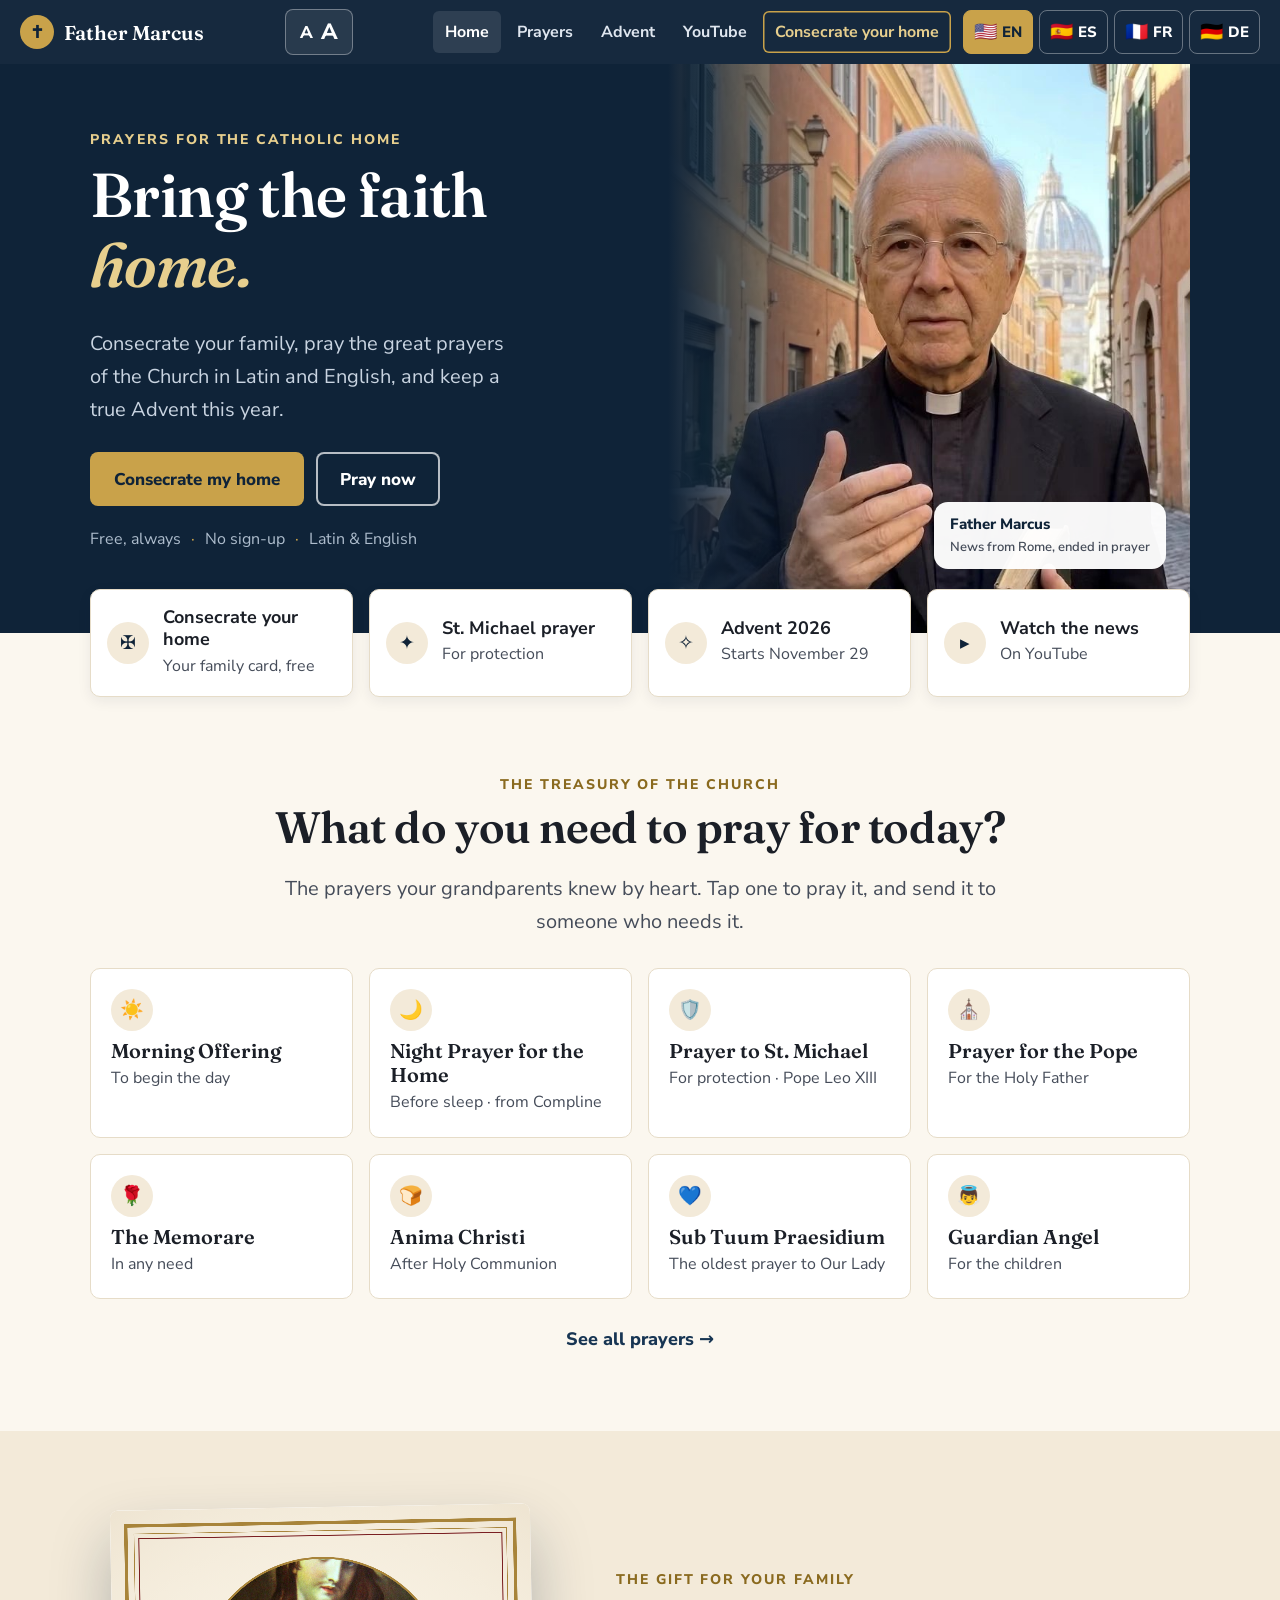
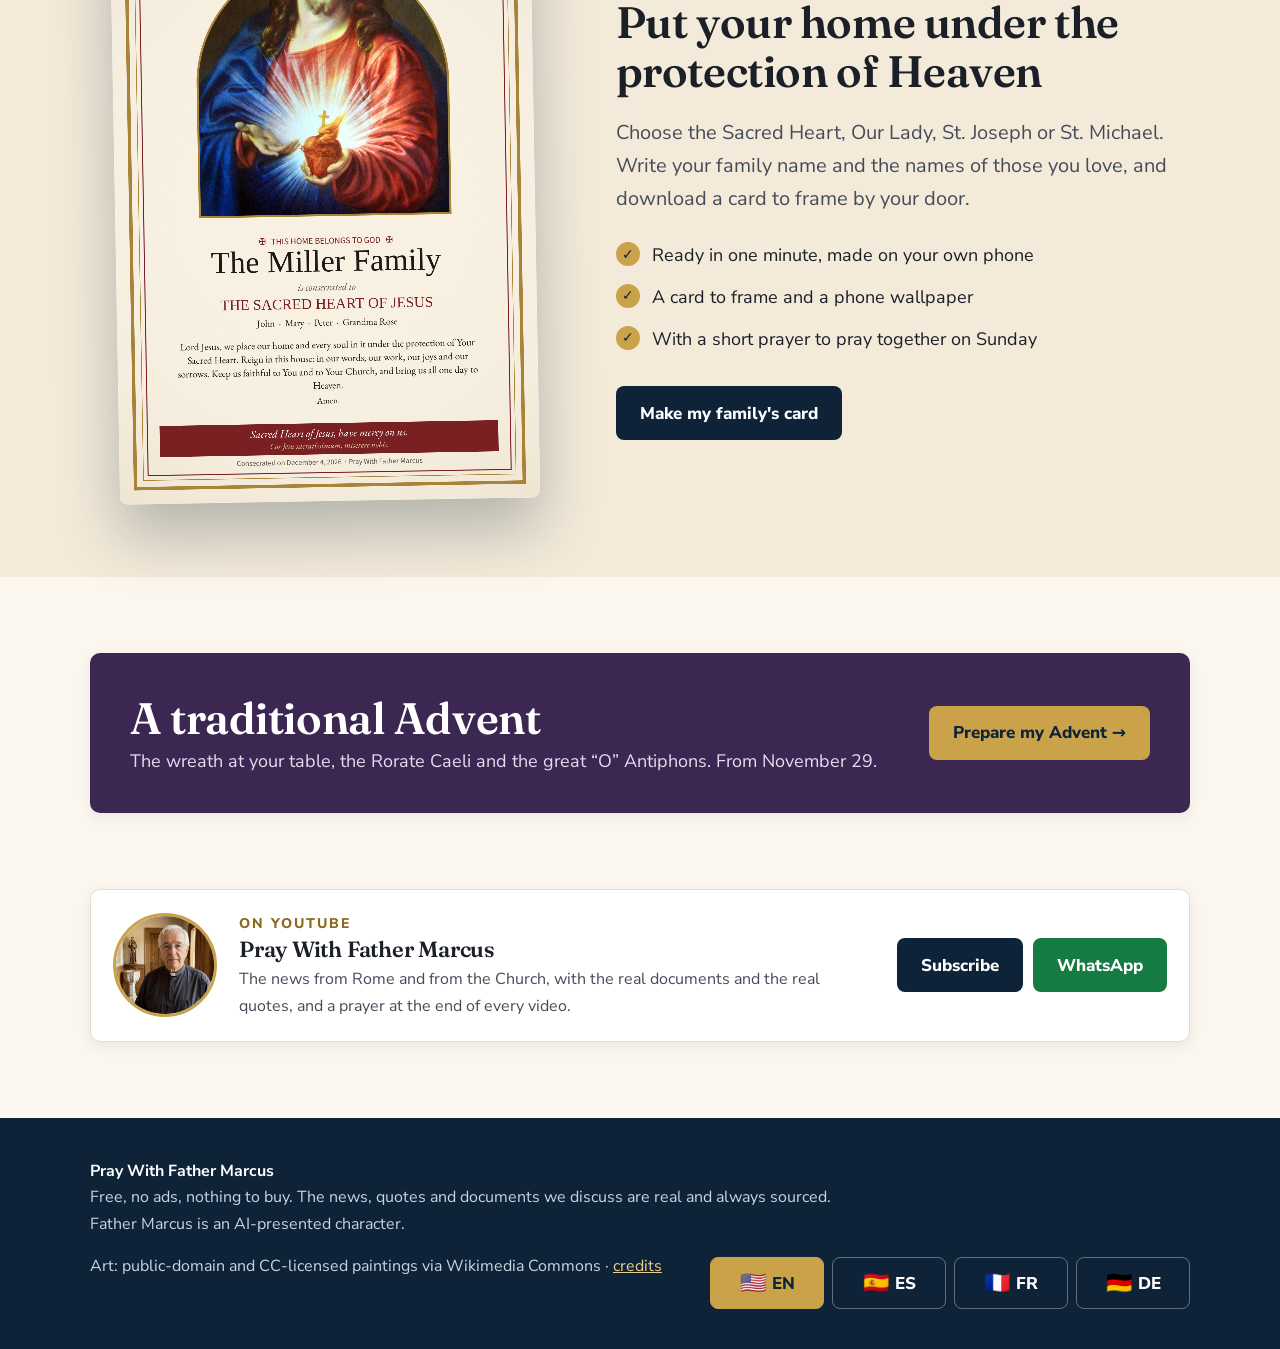
<file: index.html>
<!doctype html>
<html lang="en">
<head>
<meta charset="utf-8"><meta name="viewport" content="width=device-width,initial-scale=1">
<title data-i18n="ix.title">Father Marcus · Prayers for the Catholic home</title>
<meta name="description" data-i18n-content="ix.desc" content="Consecrate your home, pray the great prayers of the Church, and keep a traditional Advent with Father Marcus. Free, always.">
<meta property="og:title" content="Consecrate your home · Father Marcus"><meta property="og:image" content="https://fathermarcus.github.io/father_marcus_rome.jpg">
<link rel="preconnect" href="https://fonts.googleapis.com"><link rel="preconnect" href="https://fonts.gstatic.com" crossorigin>
<link href="https://fonts.googleapis.com/css2?family=Fraunces:ital,opsz,wght@0,9..144,500;0,9..144,600;1,9..144,500&family=Nunito+Sans:wght@400;600;700;800&family=EB+Garamond:ital,wght@0,400;1,400&family=IM+Fell+English+SC&family=Source+Sans+3:wght@400&display=swap" rel="stylesheet">
<link rel="stylesheet" href="styles.css">
<script src="i18n.js"></script><script src="site.js"></script><script src="prayers.js"></script><script src="card.js"></script>
</head>
<body>
<main>
  <section class="hero" style="padding:0"><div class="wrap grid">
    <div class="txt">
      <div class="kicker" data-i18n="ix.kicker">Prayers for the Catholic home</div>
      <h1 data-i18n="ix.h1">Bring the faith <em>home.</em></h1>
      <p data-i18n="ix.p">Consecrate your family, pray the great prayers of the Church in Latin and English, and keep a true Advent this year.</p>
      <div class="acts">
        <a class="btn gold" href="consecrate.html" data-i18n="ix.btn1">Consecrate my home</a>
        <a class="btn line" href="prayers.html" data-i18n="ix.btn2">Pray now</a>
      </div>
      <div class="trust" data-i18n="ix.trust"><span>Free, always</span><span>No sign-up</span><span>Latin &amp; English</span></div>
    </div>
    <div class="pic">
      <img data-fm-photo="hero" src="father_marcus_rome.jpg" alt="Father Marcus in Rome, St. Peter's dome behind him">
      <div class="badge"><span data-fm="NAME">Father Marcus</span><small data-i18n="ix.badge">News from Rome, ended in prayer</small></div>
    </div>
  </div></section>

  <div class="wrap">
    <div class="tiles">
      <a class="tile" href="consecrate.html"><div class="ico">✠</div><div><b data-i18n="ix.t1b">Consecrate your home</b><span data-i18n="ix.t1s">Your family card, free</span></div></a>
      <a class="tile" href="prayers.html#michael"><div class="ico">✦</div><div><b data-i18n="ix.t2b">St. Michael prayer</b><span data-i18n="ix.t2s">For protection</span></div></a>
      <a class="tile" href="advent.html"><div class="ico">✧</div><div><b data-i18n="ix.t3b">Advent 2026</b><span data-i18n="ix.t3s">Starts November 29</span></div></a>
      <a class="tile" data-yt href="#" target="_blank" rel="noopener"><div class="ico">▸</div><div><b data-i18n="ix.t4b">Watch the news</b><span data-i18n="ix.t4s">On YouTube</span></div></a>
    </div>
  </div>

  <section><div class="wrap center">
    <div class="kicker" data-i18n="ix.k2">The treasury of the Church</div>
    <h2 data-i18n="ix.h2">What do you need to pray for today?</h2>
    <p class="lead" data-i18n="ix.lead2">The prayers your grandparents knew by heart. Tap one to pray it, and send it to someone who needs it.</p>
    <div class="pgrid" id="pgrid" style="text-align:left"></div>
    <a class="more" href="prayers.html" data-i18n="ix.more">See all prayers →</a>
  </div></section>

  <section class="cream"><div class="wrap feature">
    <div class="stack"><canvas id="sample" width="1240" height="1754" aria-label="Example consecration card" data-i18n-aria="ix.sampleAria"></canvas><div class="tag" data-i18n="ix.tag">🎁 Free gift</div></div>
    <div>
      <div class="kicker" data-i18n="ix.k3">The gift for your family</div>
      <h2 data-i18n="ix.h3">Put your home under the protection of Heaven</h2>
      <p class="lead" data-i18n="ix.lead3">Choose the Sacred Heart, Our Lady, St. Joseph or St. Michael. Write your family name and the names of those you love, and download a card to frame by your door.</p>
      <ul class="checks">
        <li data-i18n="ix.c1">Ready in one minute, made on your own phone</li>
        <li data-i18n="ix.c2">A card to frame and a phone wallpaper</li>
        <li data-i18n="ix.c3">With a short prayer to pray together on Sunday</li>
      </ul>
      <a class="btn navy" href="consecrate.html" data-i18n="ix.btn3">Make my family's card</a>
    </div>
  </div></section>

  <section><div class="wrap">
    <div class="band">
      <div><h2 data-i18n="ix.h4">A traditional Advent</h2><p data-i18n="ix.p4">The wreath at your table, the Rorate Caeli and the great “O” Antiphons. From November 29.</p></div>
      <a class="btn gold" href="advent.html" data-i18n="ix.btn4">Prepare my Advent →</a>
    </div>
  </div></section>

  <section style="padding-top:0"><div class="wrap">
    <div class="chan">
      <img data-fm-photo="chan" src="father_marcus.jpg" alt="Father Marcus">
      <div><div class="kicker" data-i18n="ix.k5">On YouTube</div><h3 style="margin:.1em 0 .2em" data-fm="CHANNEL">Pray With Father Marcus</h3><p class="note" style="font-size:16px;margin:0" data-i18n="ix.p5">The news from Rome and from the Church, with the real documents and the real quotes, and a prayer at the end of every video.</p></div>
      <div class="acts">
        <a class="btn navy" data-yt href="#" target="_blank" rel="noopener" data-i18n="ix.sub">Subscribe</a>
        <a class="btn wa" data-wa href="#" target="_blank" rel="noopener">WhatsApp</a>
        <a class="btn gold" data-join href="#" target="_blank" rel="noopener" data-i18n="ix.join">Become a member</a>
      </div>
    </div>
  </div></section>
</main>
<script>
document.getElementById("pgrid").innerHTML = PRAYERS.slice(0,8).map(p =>
  `<a class="pcard" href="prayers.html#${p.id}"><div class="ico">${p.e}</div><div><b>${p.t}</b><span>${p.w}</span></div></a>`).join("");
FMCard.draw(document.getElementById("sample"), FMCard.SAMPLE);
</script>
</body>
</html>
</file>
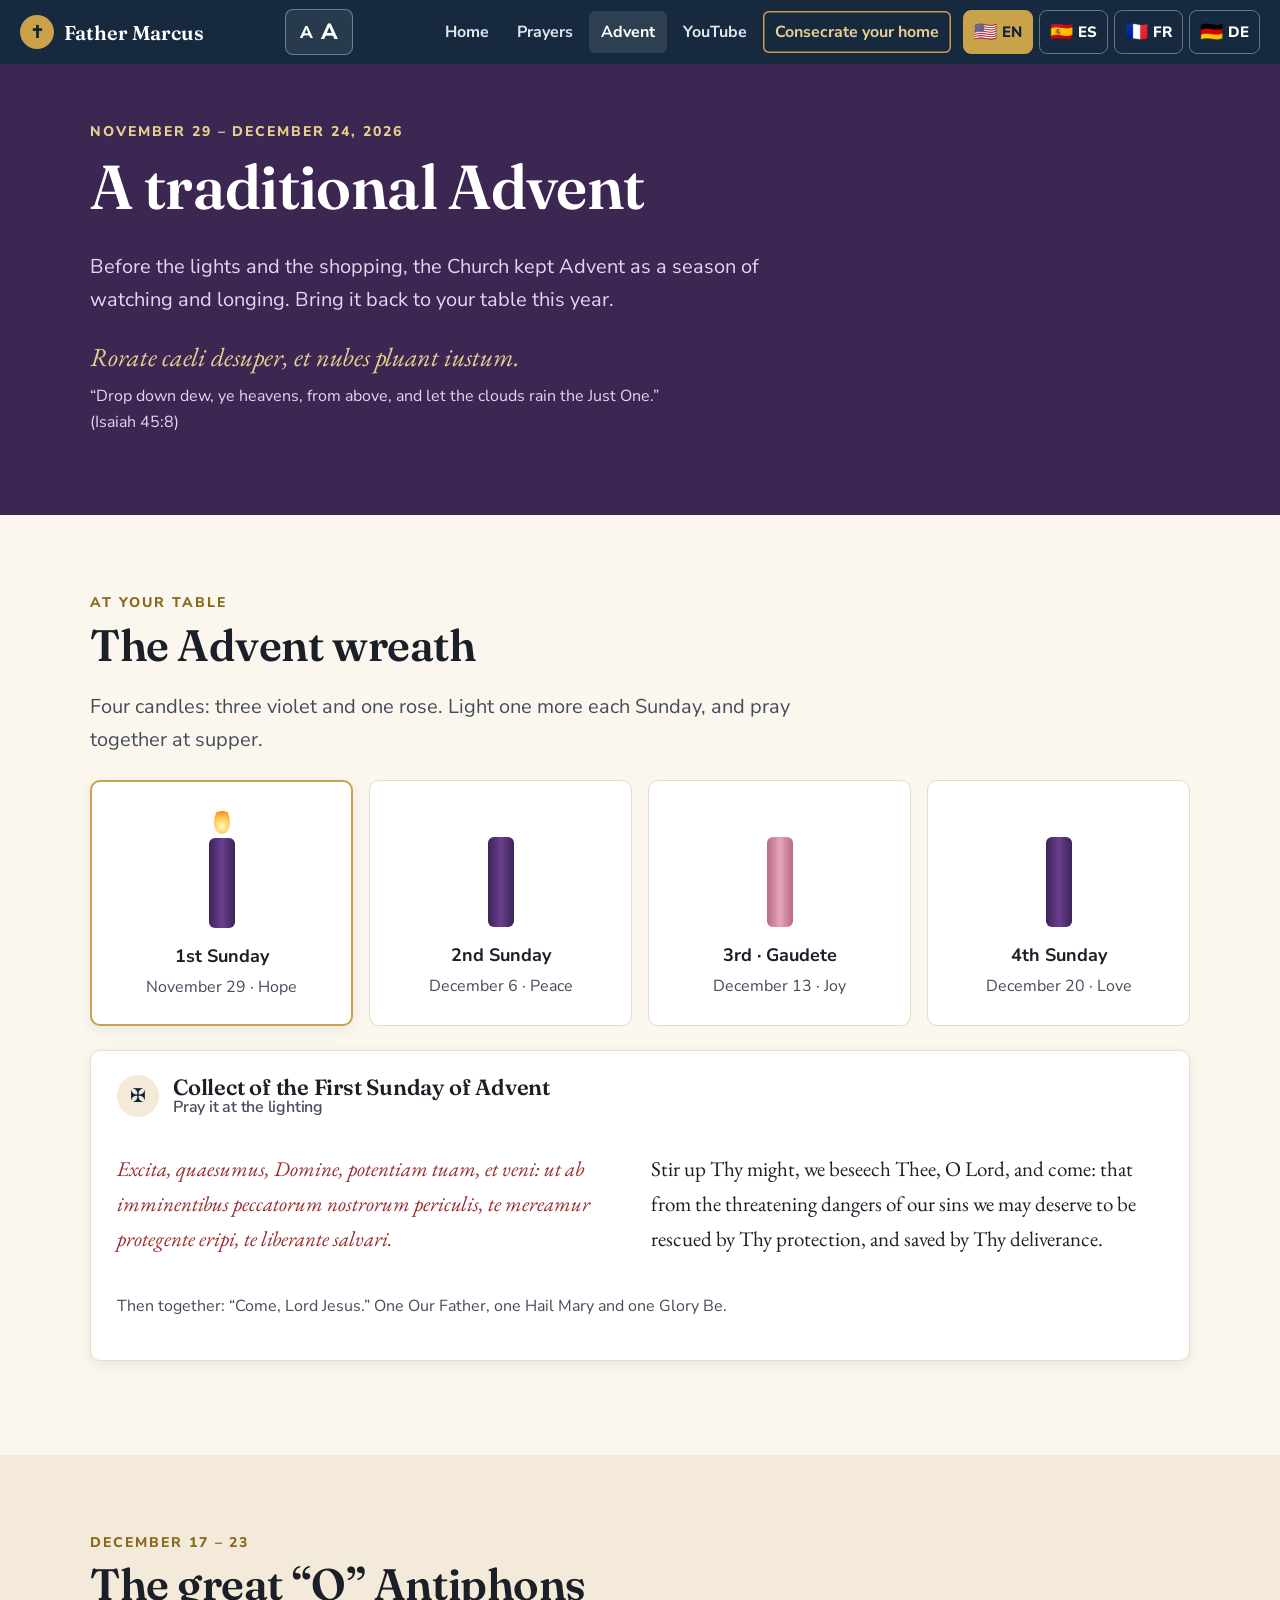
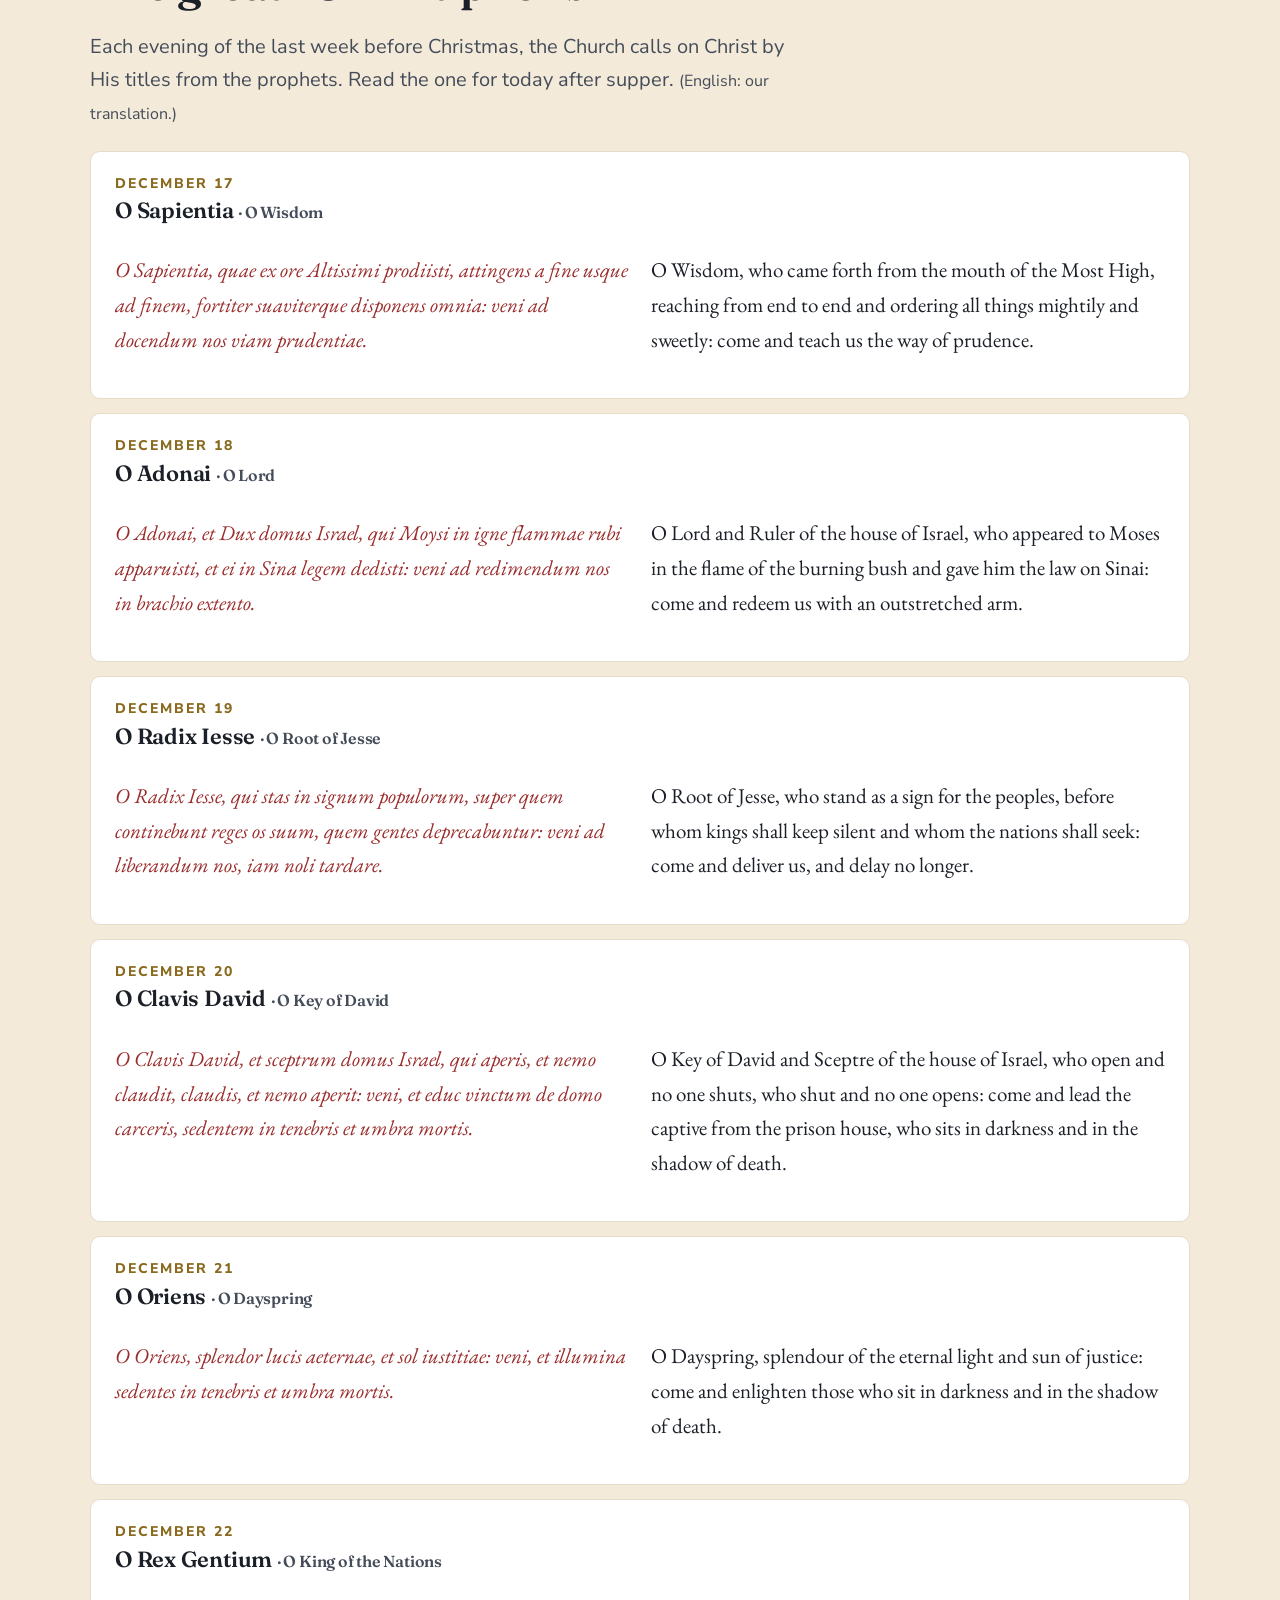
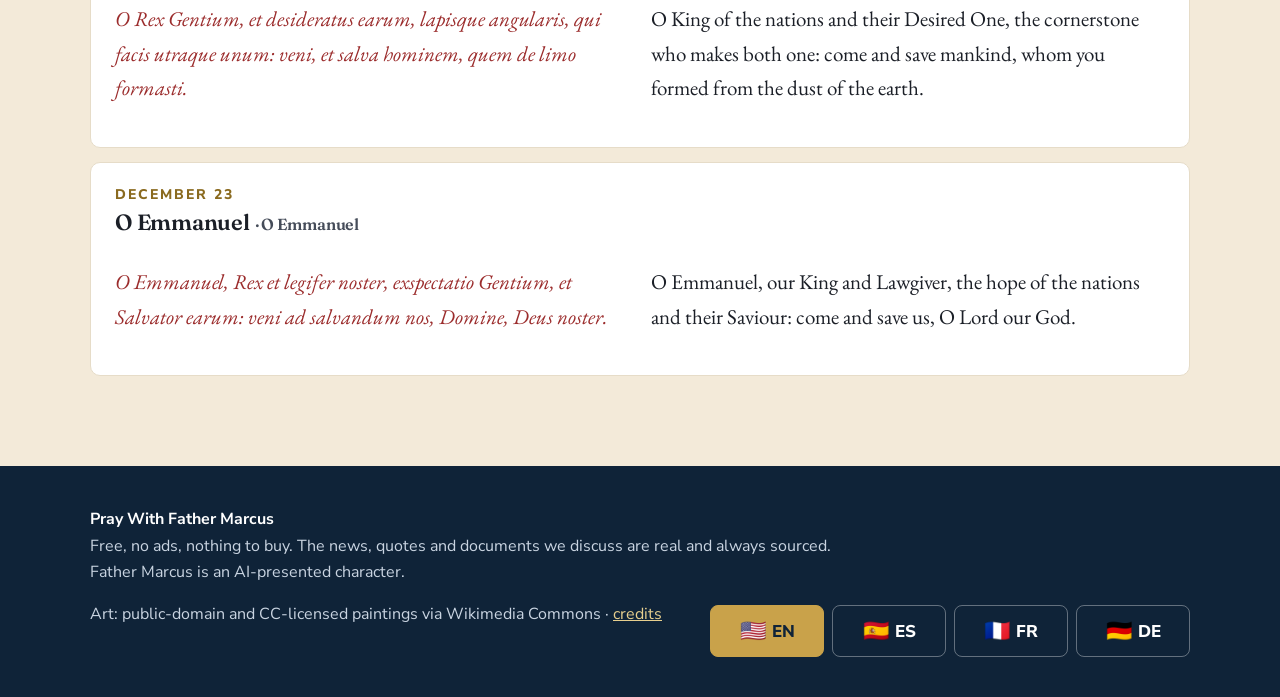
<file: advent.html>
<!doctype html>
<html lang="en">
<head>
<meta charset="utf-8"><meta name="viewport" content="width=device-width,initial-scale=1">
<title data-i18n="ad.title">A Traditional Advent · Father Marcus</title>
<meta name="description" data-i18n-content="ad.desc" content="Prepare for Christmas the traditional way: the Advent wreath, the Rorate Caeli and the great O Antiphons, December 17 to 23.">
<link rel="preconnect" href="https://fonts.googleapis.com"><link rel="preconnect" href="https://fonts.gstatic.com" crossorigin>
<link href="https://fonts.googleapis.com/css2?family=Fraunces:ital,opsz,wght@0,9..144,500;0,9..144,600;1,9..144,500&family=Nunito+Sans:wght@400;600;700;800&family=EB+Garamond:ital,wght@0,400;1,400&display=swap" rel="stylesheet">
<link rel="stylesheet" href="styles.css">
<script src="i18n.js"></script><script src="site.js"></script>
</head>
<body>
<main>
  <section class="ahero"><div class="wrap">
    <div class="kicker" data-i18n="ad.kicker">November 29 – December 24, 2026</div>
    <h1 data-i18n="ad.h1">A traditional Advent</h1>
    <p class="lead" data-i18n="ad.lead">Before the lights and the shopping, the Church kept Advent as a season of watching and longing. Bring it back to your table this year.</p>
    <p class="rorate">Rorate caeli desuper, et nubes pluant iustum.</p>
    <p class="lead" style="font-size:16px;margin-top:4px" id="rorateV">“Drop down dew, ye heavens, from above, and let the clouds rain the Just One.” (Isaiah 45:8)</p>
  </div></section>

  <section><div class="wrap">
    <div class="kicker" data-i18n="ad.k2">At your table</div>
    <h2 data-i18n="ad.h2">The Advent wreath</h2>
    <p class="lead" data-i18n="ad.lead2">Four candles: three violet and one rose. Light one more each Sunday, and pray together at supper.</p>
    <div class="wreath" id="wreath"></div>
    <div class="prayer">
      <div class="head"><div class="ico">✠</div><h3><span data-i18n="ad.collect">Collect of the First Sunday of Advent</span><small data-i18n="ad.collectW">Pray it at the lighting</small></h3></div>
      <div class="two" style="margin-top:14px">
        <p class="la">Excita, quaesumus, Domine, potentiam tuam, et veni: ut ab imminentibus peccatorum nostrorum periculis, te mereamur protegente eripi, te liberante salvari.</p>
        <p class="en" id="collectV">Stir up Thy might, we beseech Thee, O Lord, and come: that from the threatening dangers of our sins we may deserve to be rescued by Thy protection, and saved by Thy deliverance.</p>
      </div>
      <p class="note" data-i18n="ad.then">Then together: “Come, Lord Jesus.” One Our Father, one Hail Mary and one Glory Be.</p>
    </div>
  </div></section>

  <section class="cream"><div class="wrap">
    <div class="kicker" data-i18n="ad.k3">December 17 – 23</div>
    <h2 data-i18n="ad.h3">The great “O” Antiphons</h2>
    <p class="lead" data-i18n="ad.lead3">Each evening of the last week before Christmas, the Church calls on Christ by His titles from the prophets. Read the one for today after supper. <span class="note">(English: our translation.)</span></p>
    <div id="ants" style="margin-top:22px"></div>
  </div></section>
</main>
<script>
// Vernacular texts per language (sources: PRAYER_SOURCES.txt). The Latin is the same in every language.
const AV = {
 en: {
  rorate: "“Drop down dew, ye heavens, from above, and let the clouds rain the Just One.” (Isaiah 45:8)",
  collect: "Stir up Thy might, we beseech Thee, O Lord, and come: that from the threatening dangers of our sins we may deserve to be rescued by Thy protection, and saved by Thy deliverance.",
  ants: ["O Wisdom","O Lord","O Root of Jesse","O Key of David","O Dayspring","O King of the Nations","O Emmanuel"],
  txt: ["O Wisdom, who came forth from the mouth of the Most High, reaching from end to end and ordering all things mightily and sweetly: come and teach us the way of prudence.",
   "O Lord and Ruler of the house of Israel, who appeared to Moses in the flame of the burning bush and gave him the law on Sinai: come and redeem us with an outstretched arm.",
   "O Root of Jesse, who stand as a sign for the peoples, before whom kings shall keep silent and whom the nations shall seek: come and deliver us, and delay no longer.",
   "O Key of David and Sceptre of the house of Israel, who open and no one shuts, who shut and no one opens: come and lead the captive from the prison house, who sits in darkness and in the shadow of death.",
   "O Dayspring, splendour of the eternal light and sun of justice: come and enlighten those who sit in darkness and in the shadow of death.",
   "O King of the nations and their Desired One, the cornerstone who makes both one: come and save mankind, whom you formed from the dust of the earth.",
   "O Emmanuel, our King and Lawgiver, the hope of the nations and their Saviour: come and save us, O Lord our God."]},
 es: {
  rorate: "«Cielos, enviad rocío de lo alto, y las nubes lluevan al Justo.» (Isaías 45, 8)",
  collect: "Despierta, Señor, tu potencia y ven; para que con tu protección merezcamos ser libres de los peligros que nos amenazan por nuestros pecados, y ser salvos con tu gracia. Tú que vives y reinas.",
  ants: ["Oh Sabiduría","Oh Adonai","Oh Renuevo del tronco de Jesé","Oh Llave de David","Oh Sol que naces de lo alto","Oh Rey de las naciones","Oh Emmanuel"],
  txt: ["Oh Sabiduría, que brotaste de los labios del Altísimo, abarcando del uno al otro confín y ordenándolo todo con firmeza y suavidad, ven y muéstranos el camino de la salvación.",
   "Oh Adonai, Pastor de la casa de Israel, que te apareciste a Moisés en la zarza ardiente y en el Sinaí le diste tu ley, ven y líbranos con el poder de tu brazo.",
   "Oh Renuevo del tronco de Jesé, que te alzas como un signo para los pueblos, ante quien los reyes enmudecen y cuyo auxilio imploran las naciones, ven a librarnos, no tardes más.",
   "Oh Llave de David y Cetro de la casa de Israel, que abres y nadie puede cerrar, cierras y nadie puede abrir, ven y libra a los cautivos que viven en tinieblas y en sombra de muerte.",
   "Oh Sol que naces de lo alto, Resplandor de la luz eterna, Sol de justicia, ven ahora a iluminar a los que viven en tinieblas y en sombra de muerte.",
   "Oh Rey de las naciones y Deseado de los pueblos, Piedra angular de la Iglesia, que haces de dos pueblos uno, ven y salva al hombre que formaste del barro de la tierra.",
   "Oh Emmanuel, rey y legislador nuestro, esperanza de las naciones y salvador de los pueblos, ven a salvarnos, Señor Dios nuestro."]},
 fr: {
  rorate: "« Répandez, ô cieux, votre rosée, et vous, nuées, faites pleuvoir le Juste. » (Isaïe 45, 8)",
  collect: "Réveille, Seigneur, ta puissance, et viens : pour que nous méritions d'être arrachés aux périls imminents auxquels nous exposent nos péchés, et que nous soyons sauvés par ton action libératrice. Toi qui vis et règnes avec Dieu le Père en l'unité du Saint-Esprit, Dieu pour les siècles des siècles. Amen.",
  ants: ["Ô Sagesse","Ô Chef de ton peuple","Ô Rameau de Jessé","Ô Clé de David","Ô Soleil levant","Ô Roi de l'univers","Ô Emmanuel"],
  txt: ["Ô Sagesse de la bouche du Très-Haut, toi qui régis l'univers avec force et douceur, enseigne-nous le chemin de vérité, viens, Seigneur, viens nous sauver !",
   "Ô Chef de ton peuple Israël, tu te révèles à Moïse dans le buisson ardent et tu lui donnes la Loi sur la montagne, délivre-nous par la vigueur de ton bras, viens, Seigneur, viens nous sauver !",
   "Ô Rameau de Jessé, étendard dressé à la face des nations, les rois sont muets devant toi, tandis que les peuples t'appellent : délivre-nous, ne tarde plus, viens, Seigneur, viens nous sauver !",
   "Ô Clé de David, ô Sceptre d'Israël, tu ouvres, et nul ne fermera, tu fermes, et nul n'ouvrira : arrache les captifs aux ténèbres, viens, Seigneur, viens nous sauver !",
   "Ô Soleil levant, splendeur de justice et lumière éternelle, illumine ceux qui habitent les ténèbres et l'ombre de la mort, viens, Seigneur, viens nous sauver !",
   "Ô Roi de l'univers, ô Désiré des nations, pierre angulaire qui joint ensemble l'un et l'autre mur, force de l'homme pétri de limon, viens, Seigneur, viens nous sauver !",
   "Ô Emmanuel, notre Législateur et notre Roi, espérance et salut des nations, viens, Seigneur, viens nous sauver !"]},
 de: {
  rorate: "„Tauet, ihr Himmel, von oben; ihr Wolken, regnet herab den Gerechten.“ (Jesaja 45,8)",
  collect: "Biete auf, o Herr, deine Macht und komm, damit wir verdienen, durch deinen Schutz den drohenden Gefahren unserer Sünden entrissen und durch deine Befreiung gerettet zu werden. Der du lebst und herrschest in Ewigkeit. Amen.",
  ants: ["O Weisheit","O Adonai","O Spross aus Isais Wurzel","O Schlüssel Davids","O Morgenstern","O König aller Völker","O Immanuel"],
  txt: ["O Weisheit, hervorgegangen aus dem Munde des Höchsten, die Welt umspannst du von einem Ende zum andern, in Kraft und Milde ordnest du alles: o komm und offenbare uns den Weg der Weisheit und der Einsicht!",
   "O Adonai, Herr und Führer des Hauses Israel, im flammenden Dornbusch bist du dem Mose erschienen und hast ihm auf dem Berg das Gesetz gegeben: o komm und befreie uns mit deinem starken Arm!",
   "O Spross aus Isais Wurzel, gesetzt zum Zeichen für die Völker, vor dir verstummen die Herrscher der Erde, dich flehen an die Völker: o komm und errette uns, erhebe dich, säume nicht länger!",
   "O Schlüssel Davids, Zepter des Hauses Israel, du öffnest, und niemand kann schließen, du schließt, und keine Macht vermag zu öffnen: o komm und öffne den Kerker der Finsternis und die Fessel des Todes!",
   "O Morgenstern, Glanz des unversehrten Lichtes, der Gerechtigkeit strahlende Sonne: o komm und erleuchte, die da sitzen in Finsternis und im Schatten des Todes!",
   "O König aller Völker, ihre Erwartung und Sehnsucht, Schlussstein, der den Bau zusammenhält: o komm und errette den Menschen, den du aus Erde gebildet!",
   "O Immanuel, unser König und Lehrer, du Hoffnung und Heiland der Völker: o komm, eile und schaffe uns Hilfe, du unser Herr und unser Gott!"]}
};
const V = AV[FM_LANG] || AV.en, LOC = FM_LOCALE;
document.getElementById("rorateV").textContent = V.rorate;
document.getElementById("collectV").textContent = V.collect;
const Y=2026, now=new Date();
const S=[[T("ad.s1"),new Date(Y,10,29),T("ad.v1"),"🙏"],[T("ad.s2"),new Date(Y,11,6),T("ad.v2"),"🕊️"],[T("ad.s3"),new Date(Y,11,13),T("ad.v3"),"🌹"],[T("ad.s4"),new Date(Y,11,20),T("ad.v4"),"❤️"]];
let cur=-1; S.forEach((s,i)=>{ if(now>=s[1]) cur=i; }); const live = now < new Date(Y,11,25);
document.getElementById("wreath").innerHTML=S.map((s,i)=>`<div class="candle ${i===2?'rose':''} ${live&&i<=cur?'lit':''} ${live&&i===cur?'today':''}"><div class="wax"></div><b>${s[0]}</b><br><span class="note">${s[1].toLocaleDateString(LOC,{month:'long',day:'numeric'})} · ${s[2]}</span></div>`).join("");
const LA=[
 [17,"O Sapientia","O Sapientia, quae ex ore Altissimi prodiisti, attingens a fine usque ad finem, fortiter suaviterque disponens omnia: veni ad docendum nos viam prudentiae."],
 [18,"O Adonai","O Adonai, et Dux domus Israel, qui Moysi in igne flammae rubi apparuisti, et ei in Sina legem dedisti: veni ad redimendum nos in brachio extento."],
 [19,"O Radix Iesse","O Radix Iesse, qui stas in signum populorum, super quem continebunt reges os suum, quem gentes deprecabuntur: veni ad liberandum nos, iam noli tardare."],
 [20,"O Clavis David","O Clavis David, et sceptrum domus Israel, qui aperis, et nemo claudit, claudis, et nemo aperit: veni, et educ vinctum de domo carceris, sedentem in tenebris et umbra mortis."],
 [21,"O Oriens","O Oriens, splendor lucis aeternae, et sol iustitiae: veni, et illumina sedentes in tenebris et umbra mortis."],
 [22,"O Rex Gentium","O Rex Gentium, et desideratus earum, lapisque angularis, qui facis utraque unum: veni, et salva hominem, quem de limo formasti."],
 [23,"O Emmanuel","O Emmanuel, Rex et legifer noster, exspectatio Gentium, et Salvator earum: veni ad salvandum nos, Domine, Deus noster."]
];
const dayLabel = d => FM_LANG==="en" ? `December ${d}` : new Date(Y,11,d).toLocaleDateString(LOC,{month:'long',day:'numeric'});
document.getElementById("ants").innerHTML=LA.map((a,i)=>{const t=now.getFullYear()===Y&&now.getMonth()===11&&now.getDate()===a[0];return `<div class="ant ${t?'today':''}"><div class="kicker">${dayLabel(a[0])}${t?`<span class="pill">${T("ad.today")}</span>`:''}</div><h3>${a[1]} <span class="note">· ${V.ants[i]}</span></h3><div class="two"><p class="la">${a[2]}</p><p class="en">${V.txt[i]}</p></div></div>`}).join("");
</script>
</body>
</html>
</file>
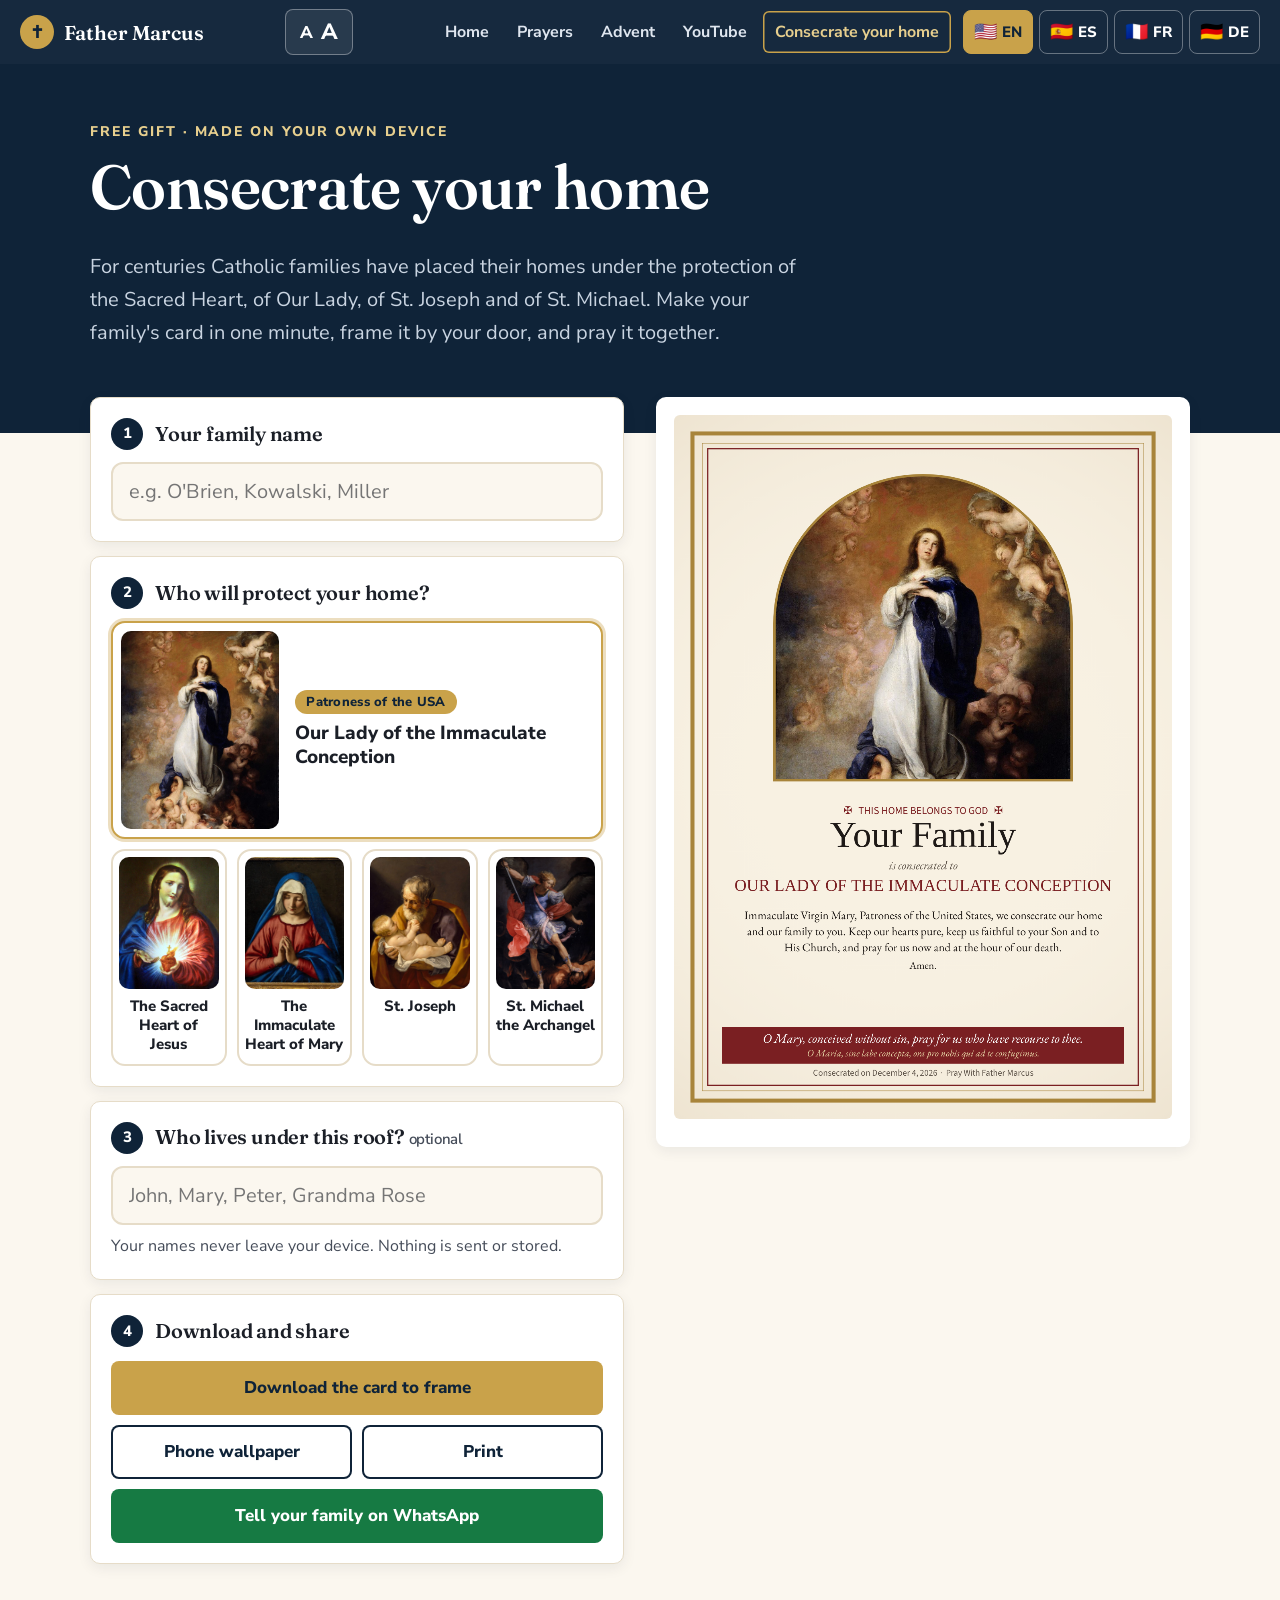
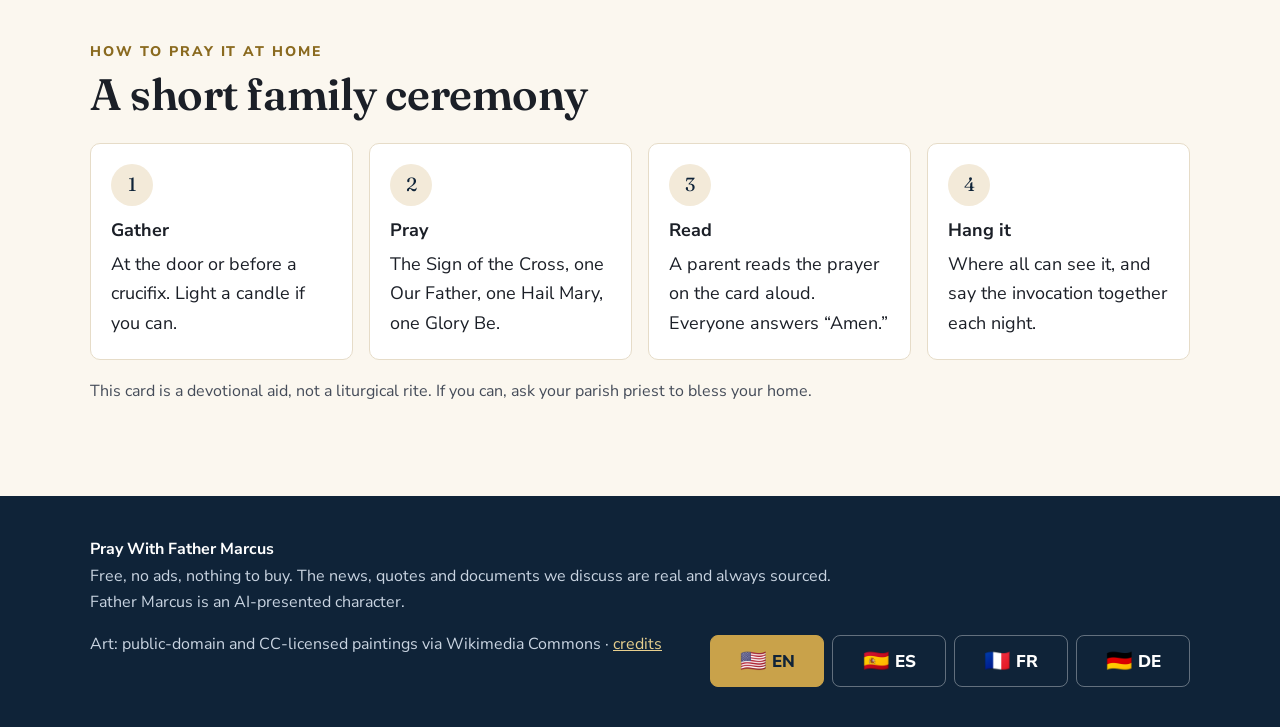
<file: consecrate.html>
<!doctype html>
<html lang="en">
<head>
<meta charset="utf-8"><meta name="viewport" content="width=device-width,initial-scale=1">
<title data-i18n="co.title">Consecrate your home · Father Marcus</title>
<meta name="description" data-i18n-content="co.desc" content="Make a free consecration card for your family: your family name under the protection of the Sacred Heart, Our Lady, St. Joseph or St. Michael.">
<meta property="og:title" content="Consecrate your home · free family card"><meta property="og:image" content="https://fathermarcus.github.io/sacred_heart.jpg">
<link rel="preconnect" href="https://fonts.googleapis.com"><link rel="preconnect" href="https://fonts.gstatic.com" crossorigin>
<link href="https://fonts.googleapis.com/css2?family=Fraunces:ital,opsz,wght@0,9..144,500;0,9..144,600;1,9..144,500&family=Nunito+Sans:wght@400;600;700;800&family=EB+Garamond:ital,wght@0,400;1,400&family=IM+Fell+English+SC&family=Source+Sans+3:wght@400&display=swap" rel="stylesheet">
<link rel="stylesheet" href="styles.css">
<script src="i18n.js"></script><script src="site.js"></script><script src="card.js"></script>
</head>
<body>
<main>
  <section class="phero"><div class="wrap">
    <div class="kicker" data-i18n="co.kicker">Free gift · made on your own device</div>
    <h1 data-i18n="co.h1">Consecrate your home</h1>
    <p class="lead" data-i18n="co.lead">For centuries Catholic families have placed their homes under the protection of the Sacred Heart, of Our Lady, of St. Joseph and of St. Michael. Make your family's card in one minute, frame it by your door, and pray it together.</p>
  </div></section>

  <div class="wrap gen">
    <div class="steps">
      <div class="step">
        <h3><span class="num">1</span><span data-i18n="co.s1">Your family name</span></h3>
        <input id="fam" type="text" maxlength="40" placeholder="e.g. O'Brien, Kowalski, Miller" data-i18n-ph="co.famPh" autocomplete="family-name">
      </div>
      <div class="step">
        <h3><span class="num">2</span><span data-i18n="co.s2">Who will protect your home?</span></h3>
        <div class="choices" id="choices"></div>
      </div>
      <div class="step">
        <h3><span class="num">3</span><span data-i18n="co.s3">Who lives under this roof? <span class="opt">optional</span></span></h3>
        <input id="names" type="text" maxlength="160" placeholder="John, Mary, Peter, Grandma Rose" data-i18n-ph="co.namesPh">
        <p class="note" style="margin:8px 0 0" data-i18n="co.privacy">Your names never leave your device. Nothing is sent or stored.</p>
      </div>
      <div class="step">
        <h3><span class="num">4</span><span data-i18n="co.s4">Download and share</span></h3>
        <div class="dl">
          <button class="btn gold full" id="dlCard" data-i18n="co.dlCard">Download the card to frame</button>
          <button class="btn lineDark" id="dlPhone" data-i18n="co.dlPhone">Phone wallpaper</button>
          <button class="btn lineDark" id="print" data-i18n="co.print">Print</button>
          <a class="btn wa full" id="share" href="#" target="_blank" rel="noopener" data-i18n="co.share">Tell your family on WhatsApp</a>
        </div>
        <p class="note saveHint" data-i18n="co.saveHint">On a phone, a menu opens: tap <b>“Save Image”</b> (iPhone) or <b>“Save”</b> / <b>“Download”</b> (Android). The card goes to your photos.</p>
      </div>
    </div>
    <div class="preview"><canvas id="card" width="1240" height="1754" aria-label="Preview of your consecration card" data-i18n-aria="co.cardAria"></canvas></div>
  </div>

  <section><div class="wrap">
    <div class="kicker" data-i18n="co.k2">How to pray it at home</div>
    <h2 data-i18n="co.h2">A short family ceremony</h2>
    <div class="howto">
      <div><div class="ico">1</div><b data-i18n="co.h1b">Gather</b><span data-i18n="co.h1t">At the door or before a crucifix. Light a candle if you can.</span></div>
      <div><div class="ico">2</div><b data-i18n="co.h2b">Pray</b><span data-i18n="co.h2t">The Sign of the Cross, one Our Father, one Hail Mary, one Glory Be.</span></div>
      <div><div class="ico">3</div><b data-i18n="co.h3b">Read</b><span data-i18n="co.h3t">A parent reads the prayer on the card aloud. Everyone answers “Amen.”</span></div>
      <div><div class="ico">4</div><b data-i18n="co.h4b">Hang it</b><span data-i18n="co.h4t">Where all can see it, and say the invocation together each night.</span></div>
    </div>
    <p class="note" style="margin-top:18px" data-i18n="co.disclaimer">This card is a devotional aid, not a liturgical rite. If you can, ask your parish priest to bless your home.</p>
  </div></section>
</main>
<script src="consecrate.js"></script>
</body>
</html>
</file>
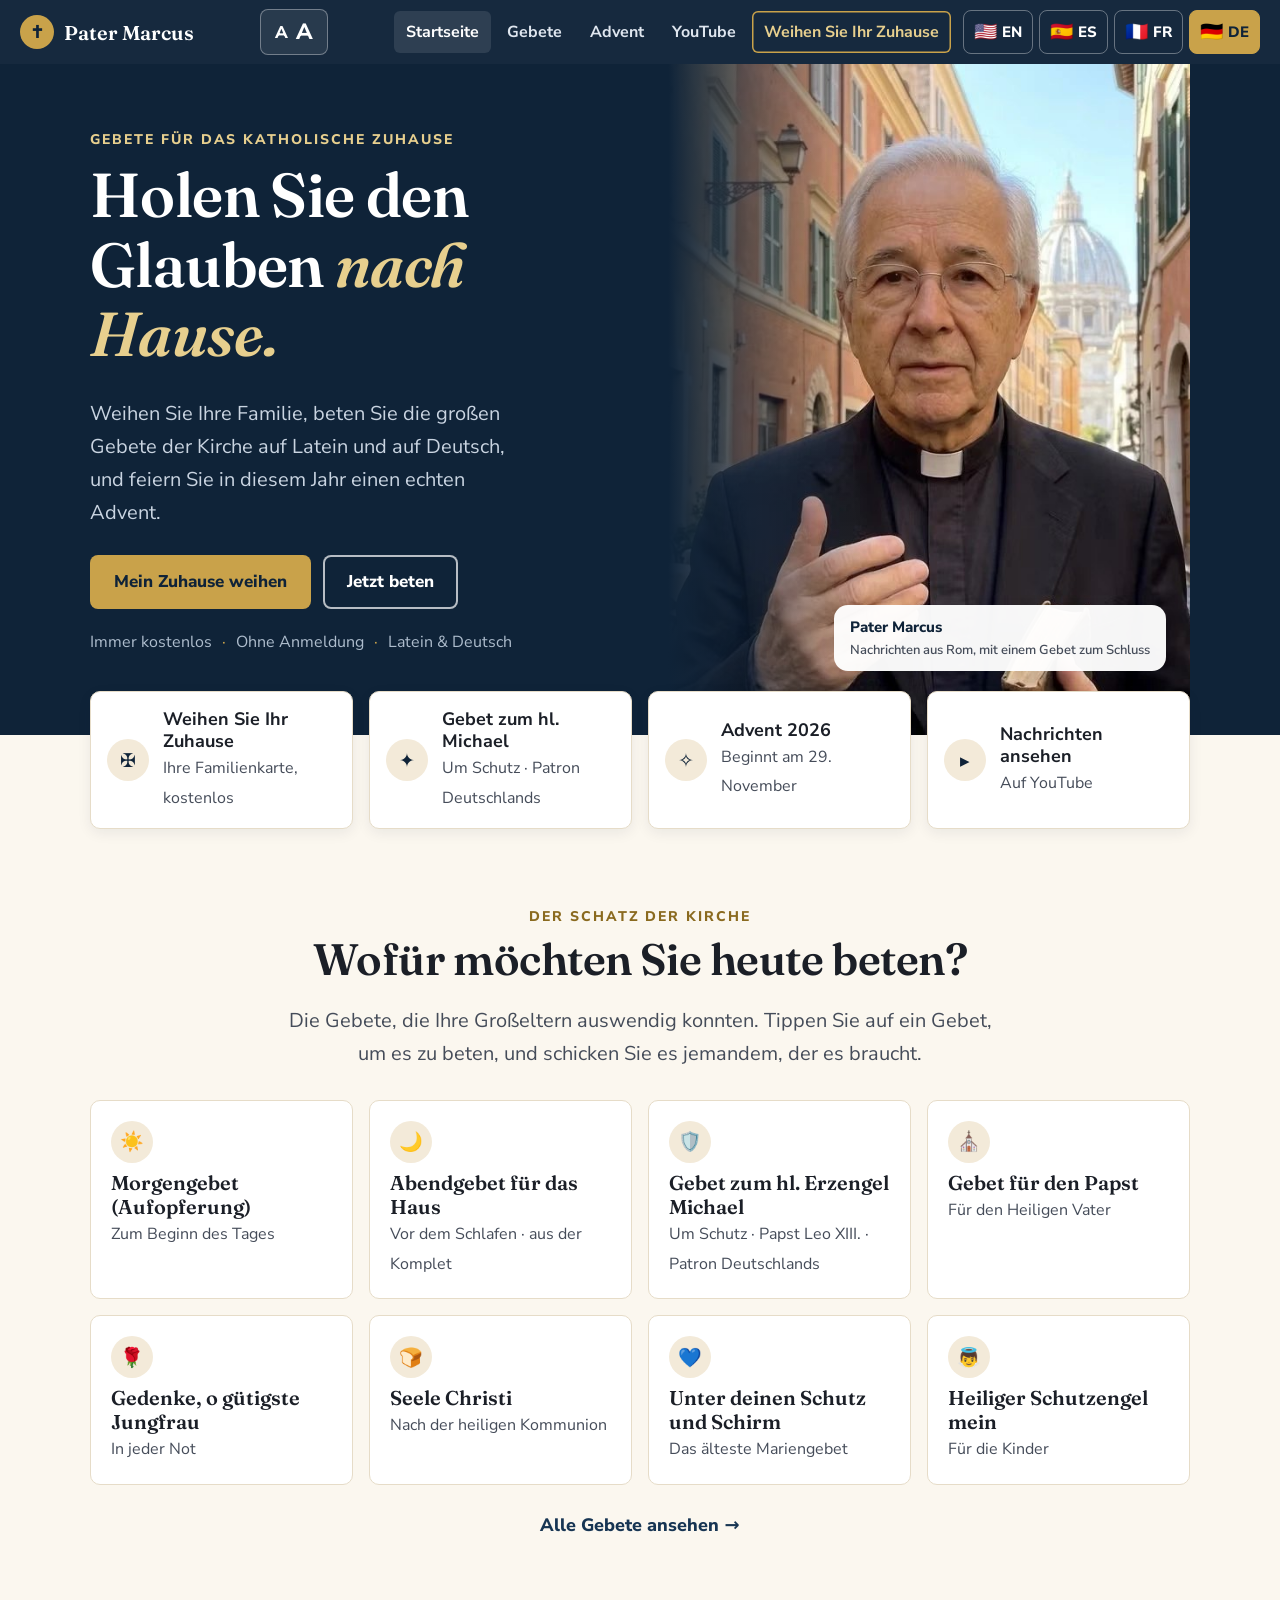
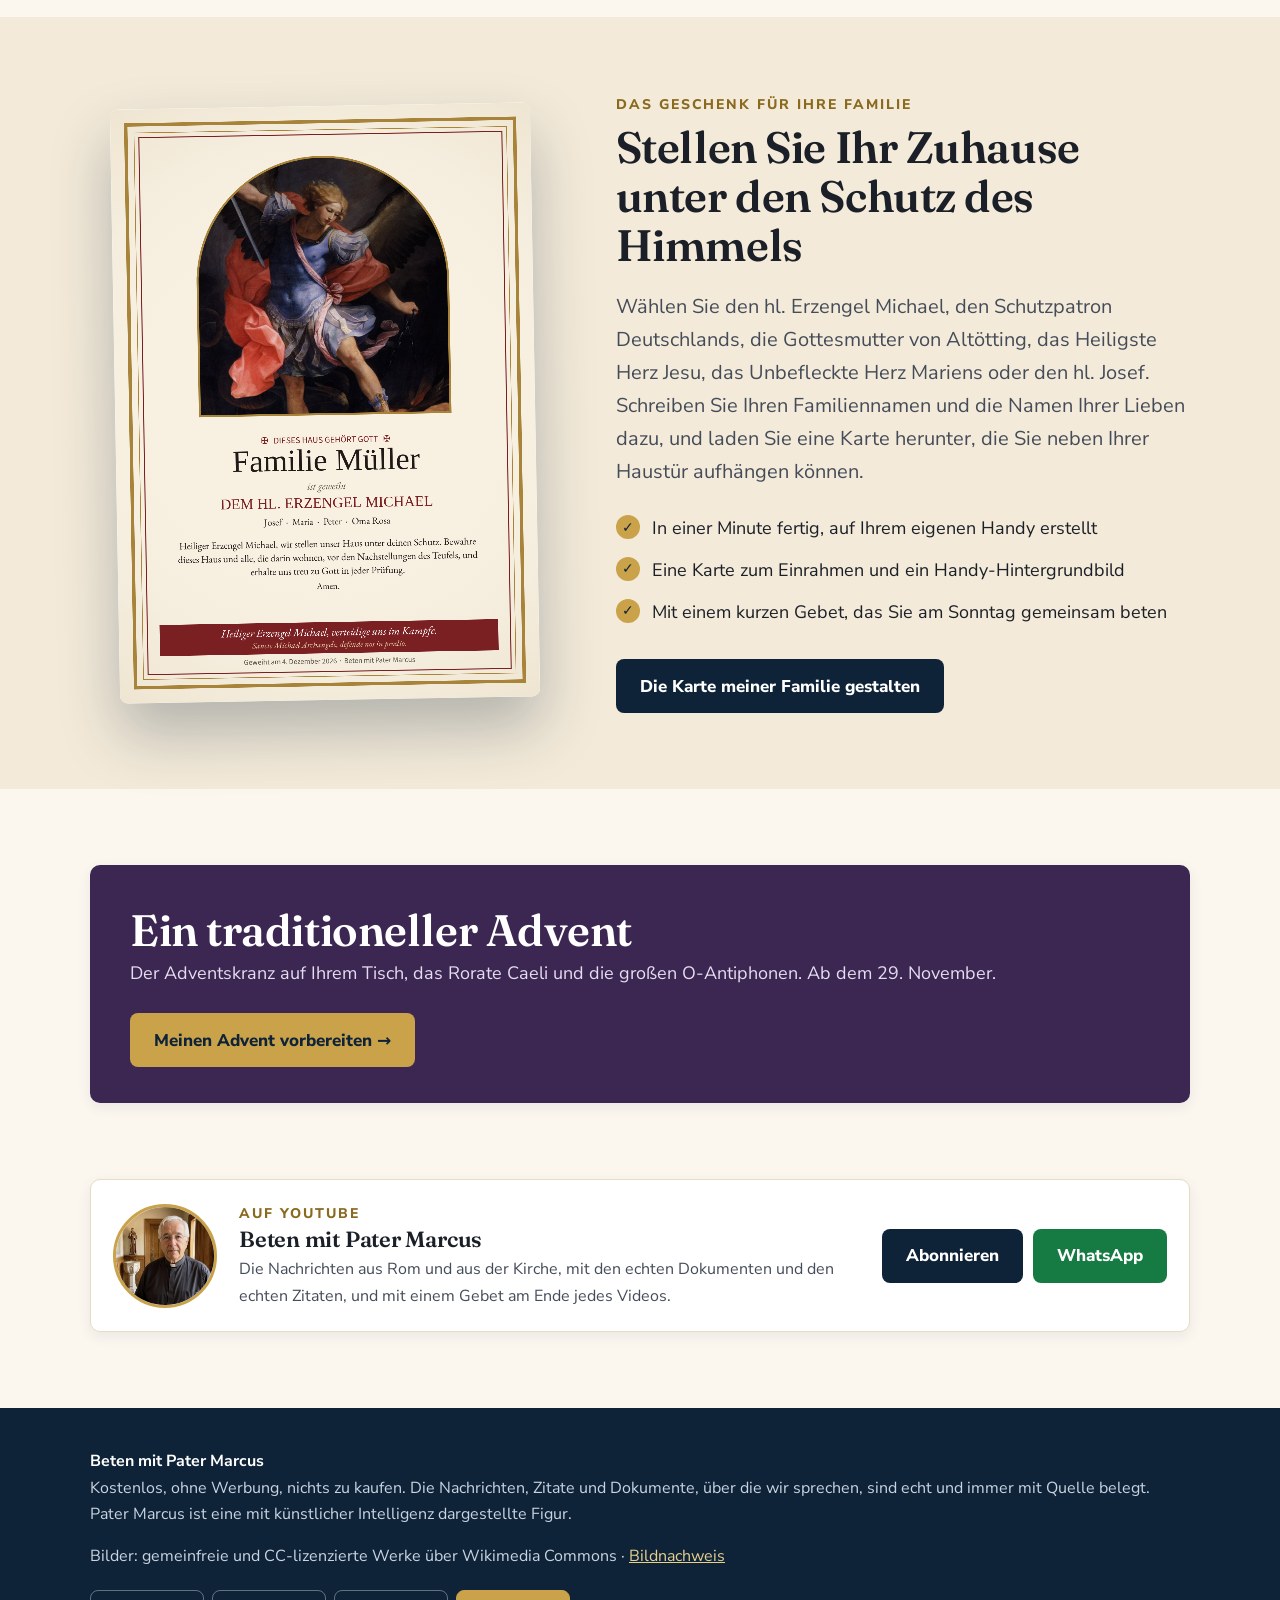
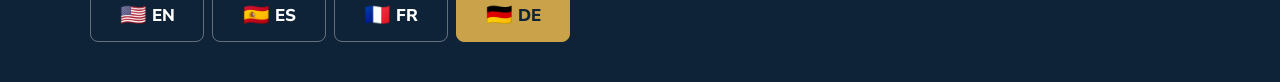
<file: de.html>
<!doctype html>
<html lang="de">
<head>
<meta charset="utf-8"><meta name="viewport" content="width=device-width,initial-scale=1">
<meta http-equiv="refresh" content="0; url=index.html?lang=de">
<link rel="canonical" href="https://fathermarcus.github.io/index.html?lang=de">
<title>Pater Marcus</title>
<script>try{localStorage.setItem("fmLang","de")}catch(e){} location.replace("index.html?lang=de");</script>
</head>
<body style="font-family:system-ui,sans-serif;font-size:20px;padding:24px"><a href="index.html?lang=de">index.html?lang=de</a></body>
</html>
</file>
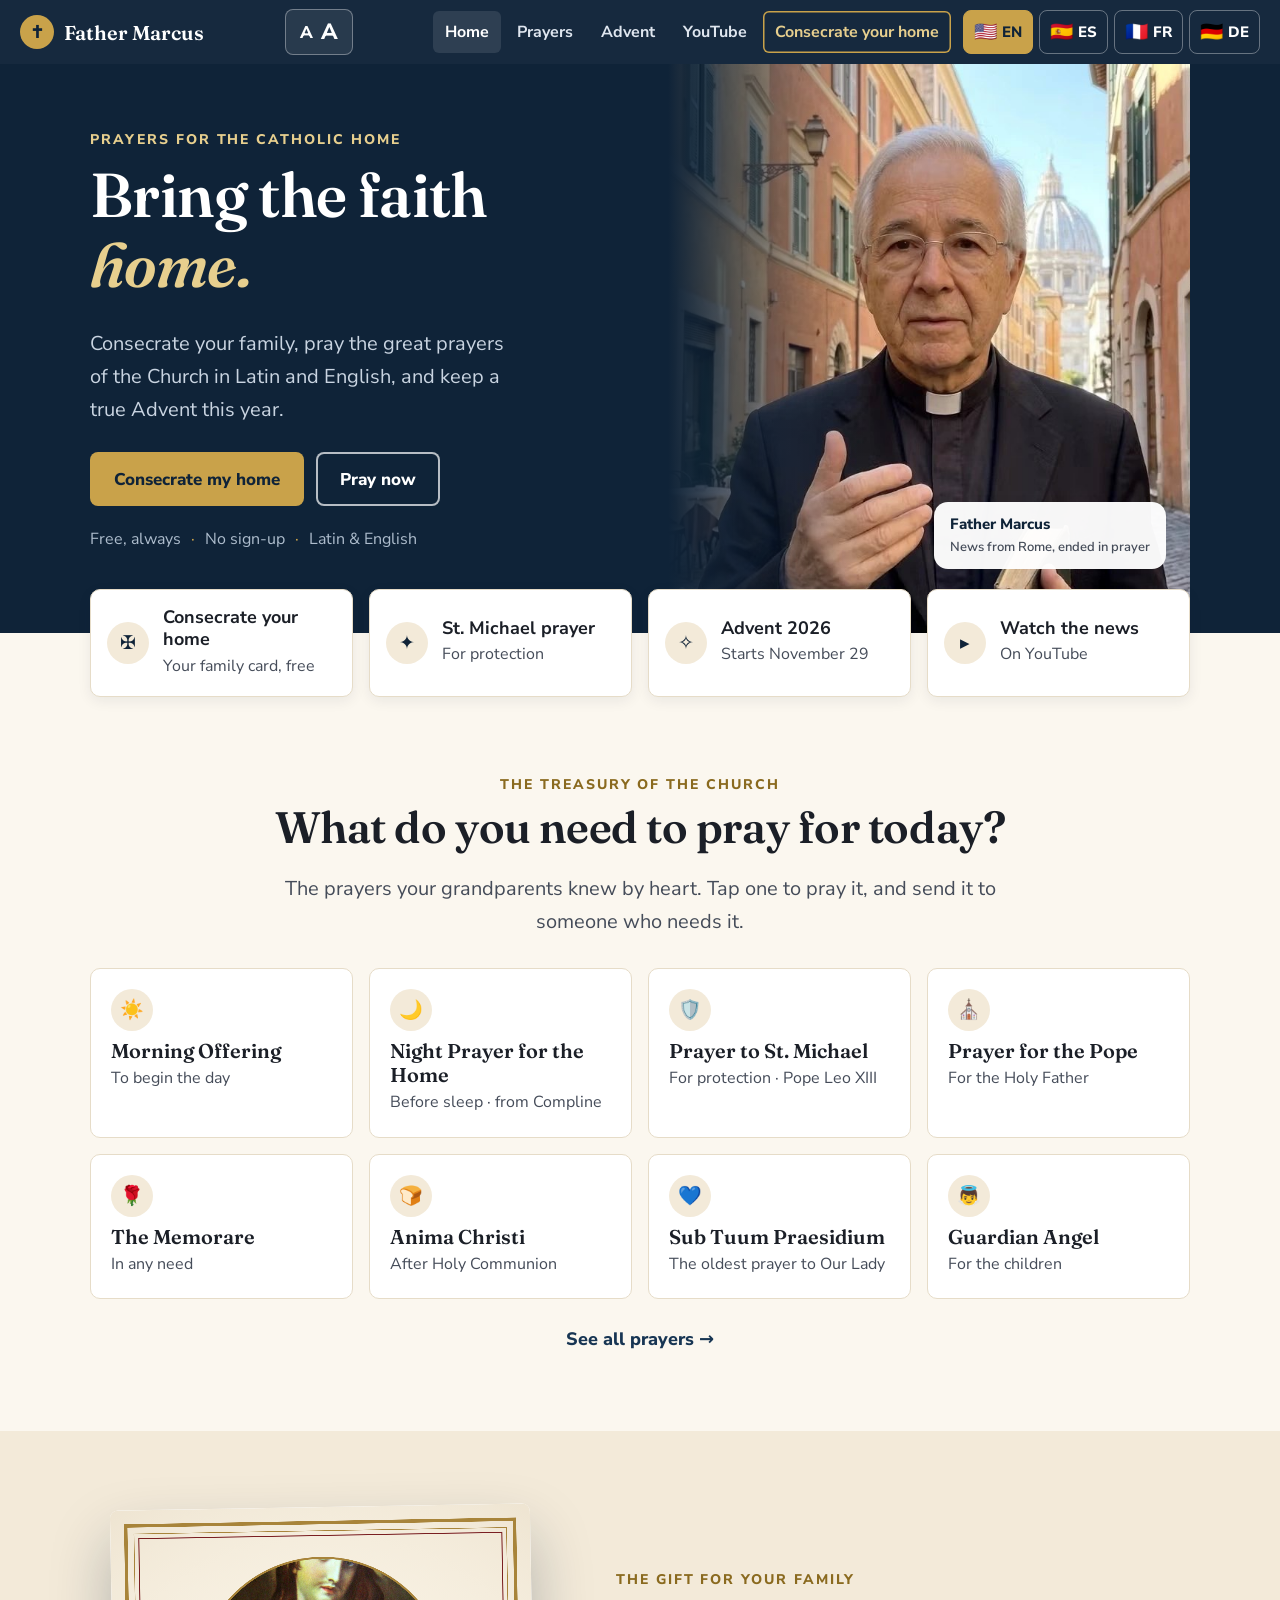
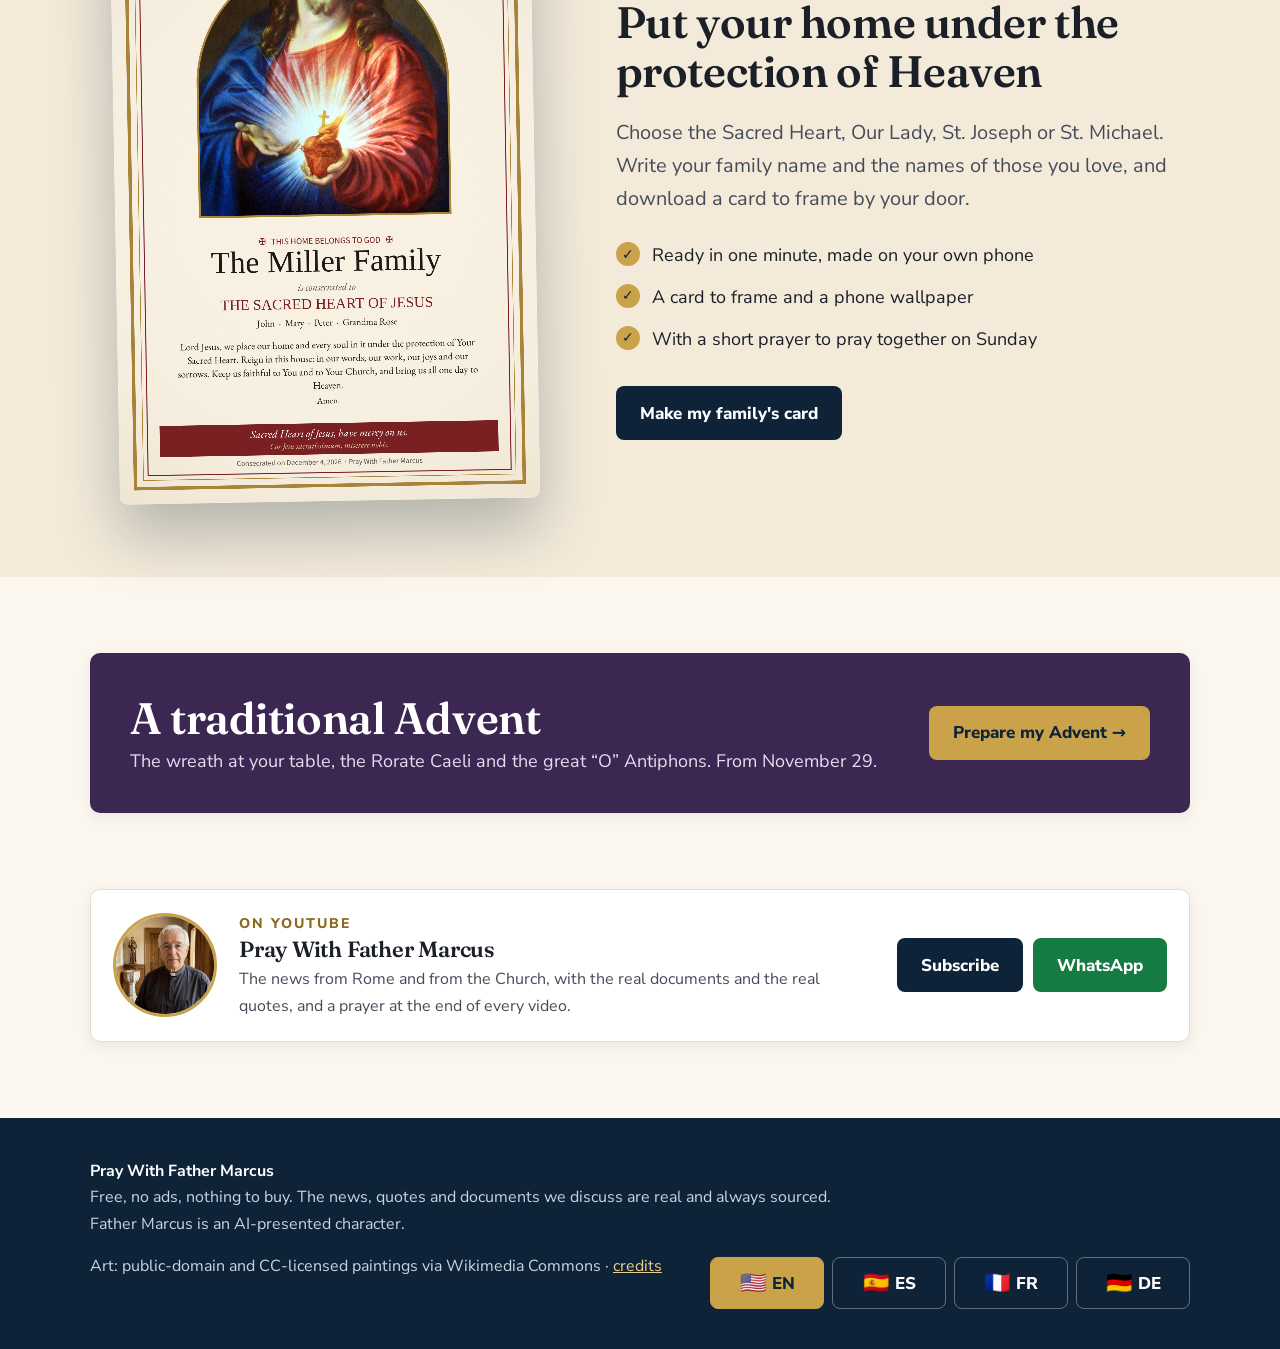
<file: en.html>
<!doctype html>
<html lang="en">
<head>
<meta charset="utf-8"><meta name="viewport" content="width=device-width,initial-scale=1">
<meta http-equiv="refresh" content="0; url=index.html?lang=en">
<link rel="canonical" href="https://fathermarcus.github.io/index.html?lang=en">
<title>Father Marcus</title>
<script>try{localStorage.setItem("fmLang","en")}catch(e){} location.replace("index.html?lang=en");</script>
</head>
<body style="font-family:system-ui,sans-serif;font-size:20px;padding:24px"><a href="index.html?lang=en">index.html?lang=en</a></body>
</html>
</file>
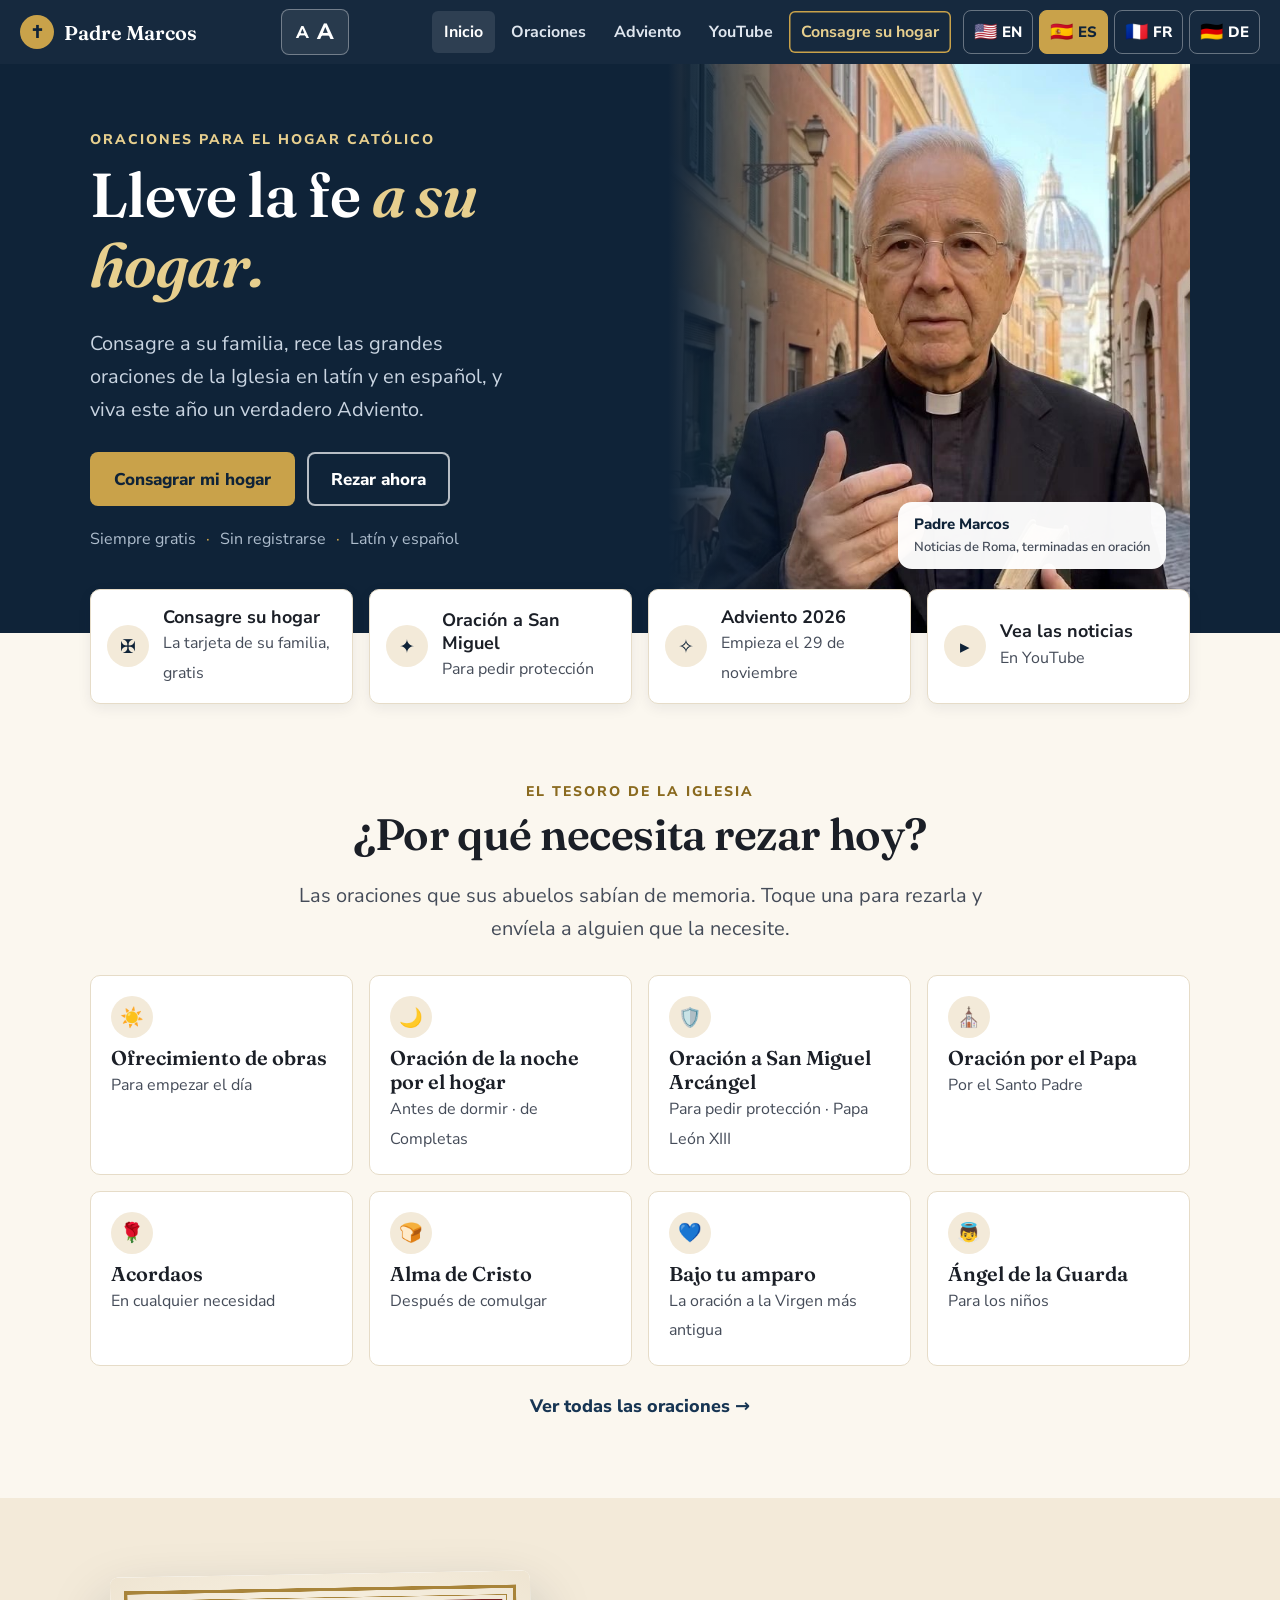
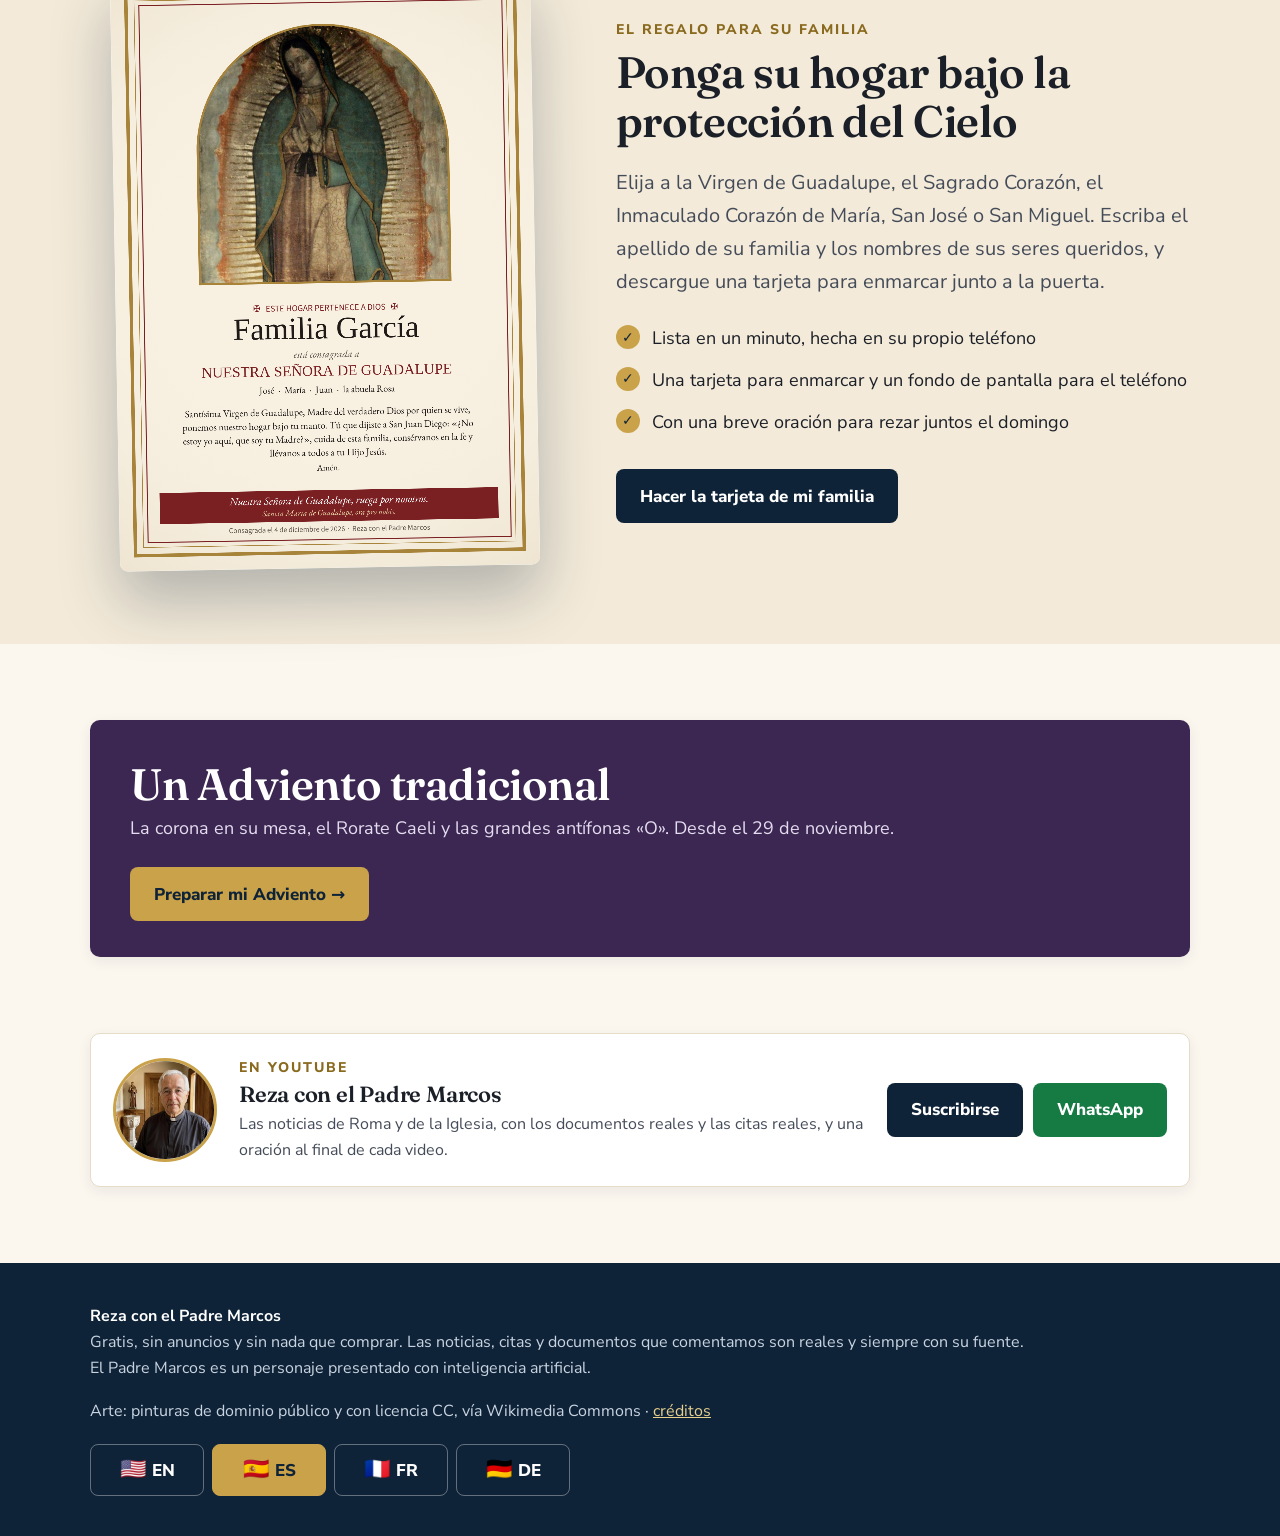
<file: es.html>
<!doctype html>
<html lang="es">
<head>
<meta charset="utf-8"><meta name="viewport" content="width=device-width,initial-scale=1">
<meta http-equiv="refresh" content="0; url=index.html?lang=es">
<link rel="canonical" href="https://fathermarcus.github.io/index.html?lang=es">
<title>Padre Marcos</title>
<script>try{localStorage.setItem("fmLang","es")}catch(e){} location.replace("index.html?lang=es");</script>
</head>
<body style="font-family:system-ui,sans-serif;font-size:20px;padding:24px"><a href="index.html?lang=es">index.html?lang=es</a></body>
</html>
</file>
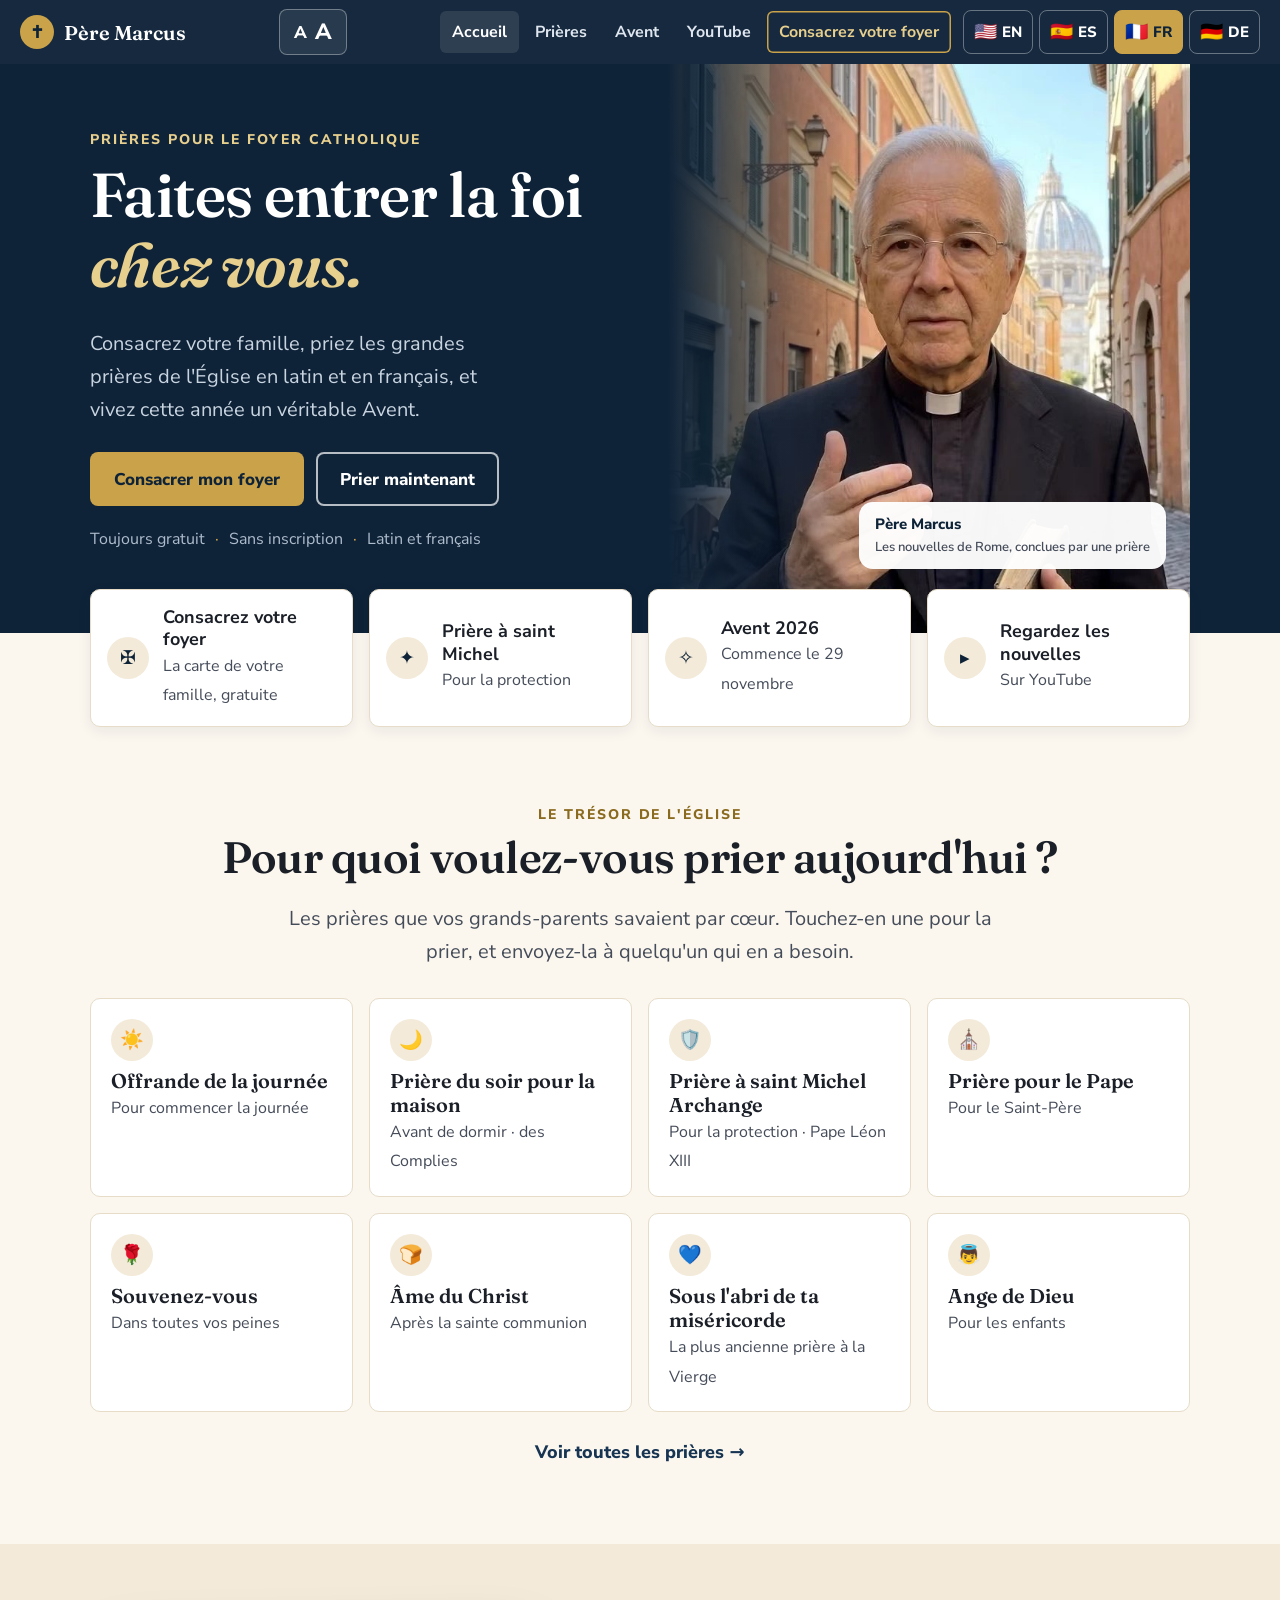
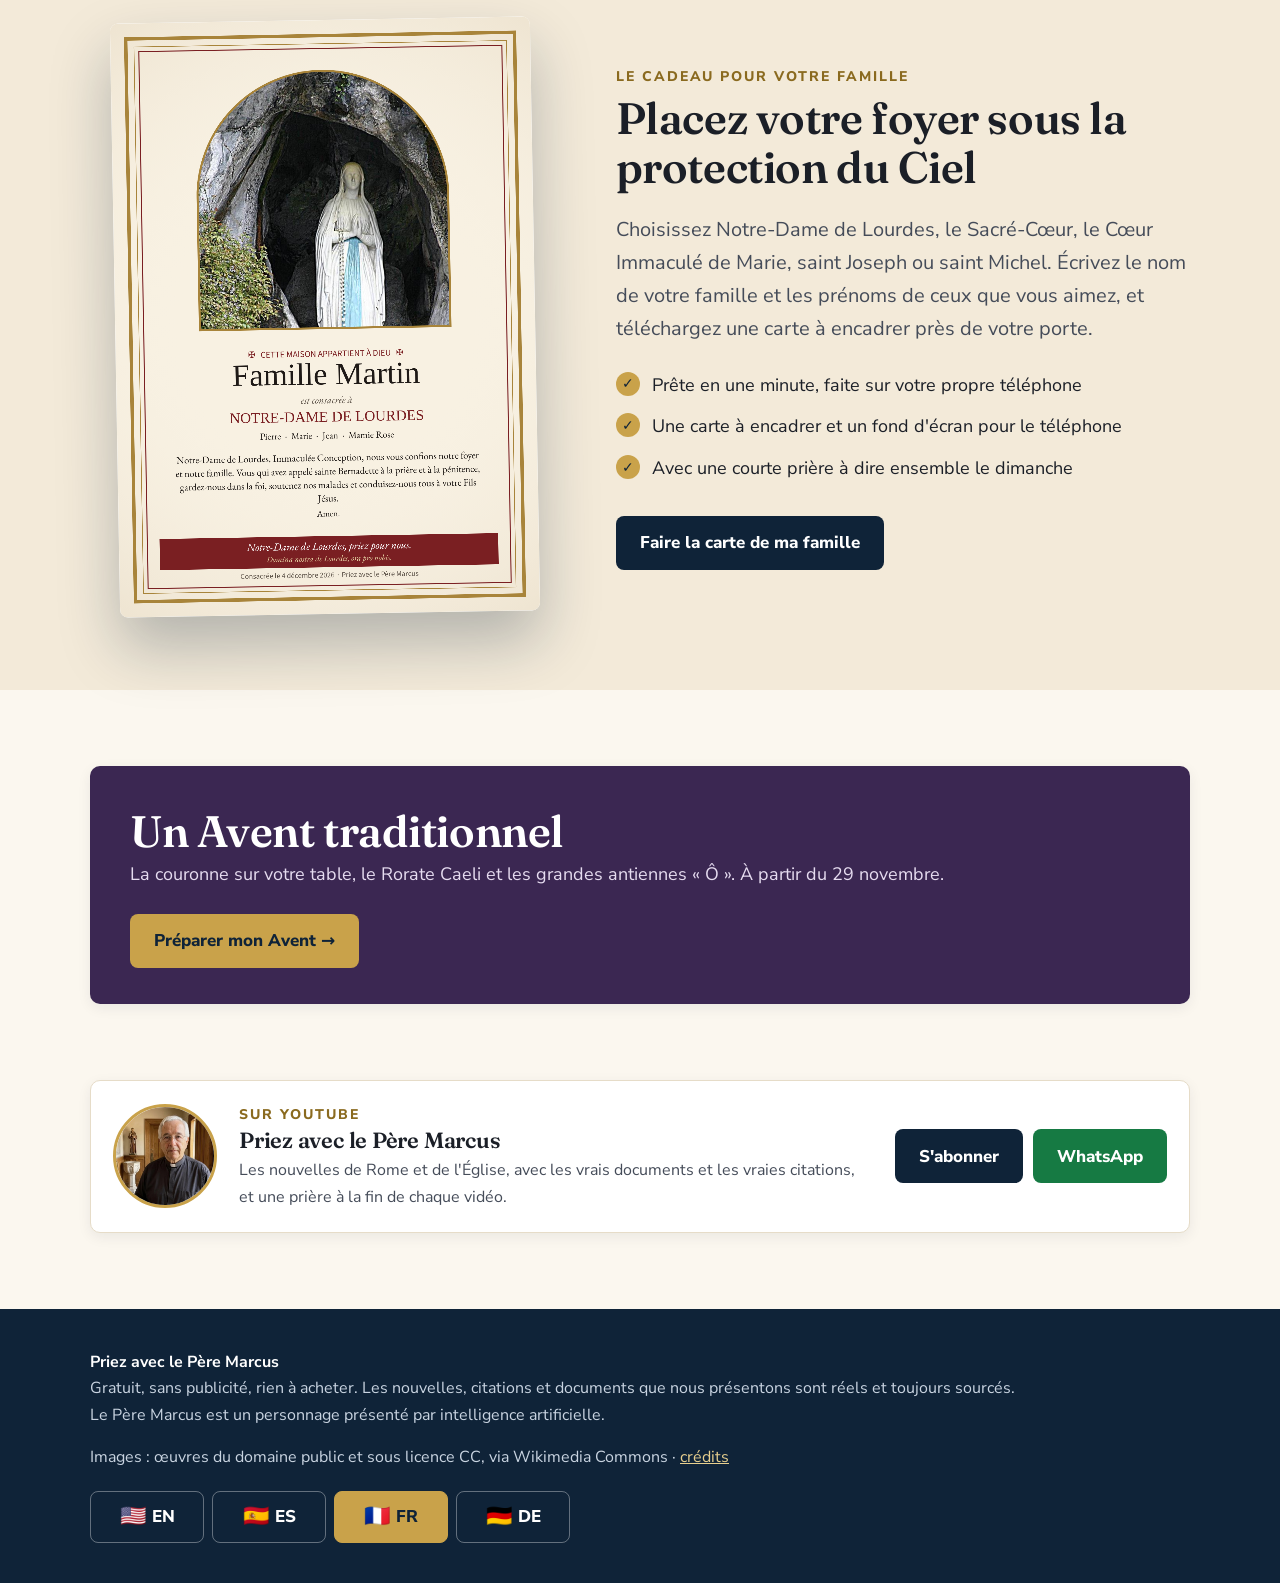
<file: fr.html>
<!doctype html>
<html lang="fr">
<head>
<meta charset="utf-8"><meta name="viewport" content="width=device-width,initial-scale=1">
<meta http-equiv="refresh" content="0; url=index.html?lang=fr">
<link rel="canonical" href="https://fathermarcus.github.io/index.html?lang=fr">
<title>Père Marcus</title>
<script>try{localStorage.setItem("fmLang","fr")}catch(e){} location.replace("index.html?lang=fr");</script>
</head>
<body style="font-family:system-ui,sans-serif;font-size:20px;padding:24px"><a href="index.html?lang=fr">index.html?lang=fr</a></body>
</html>
</file>
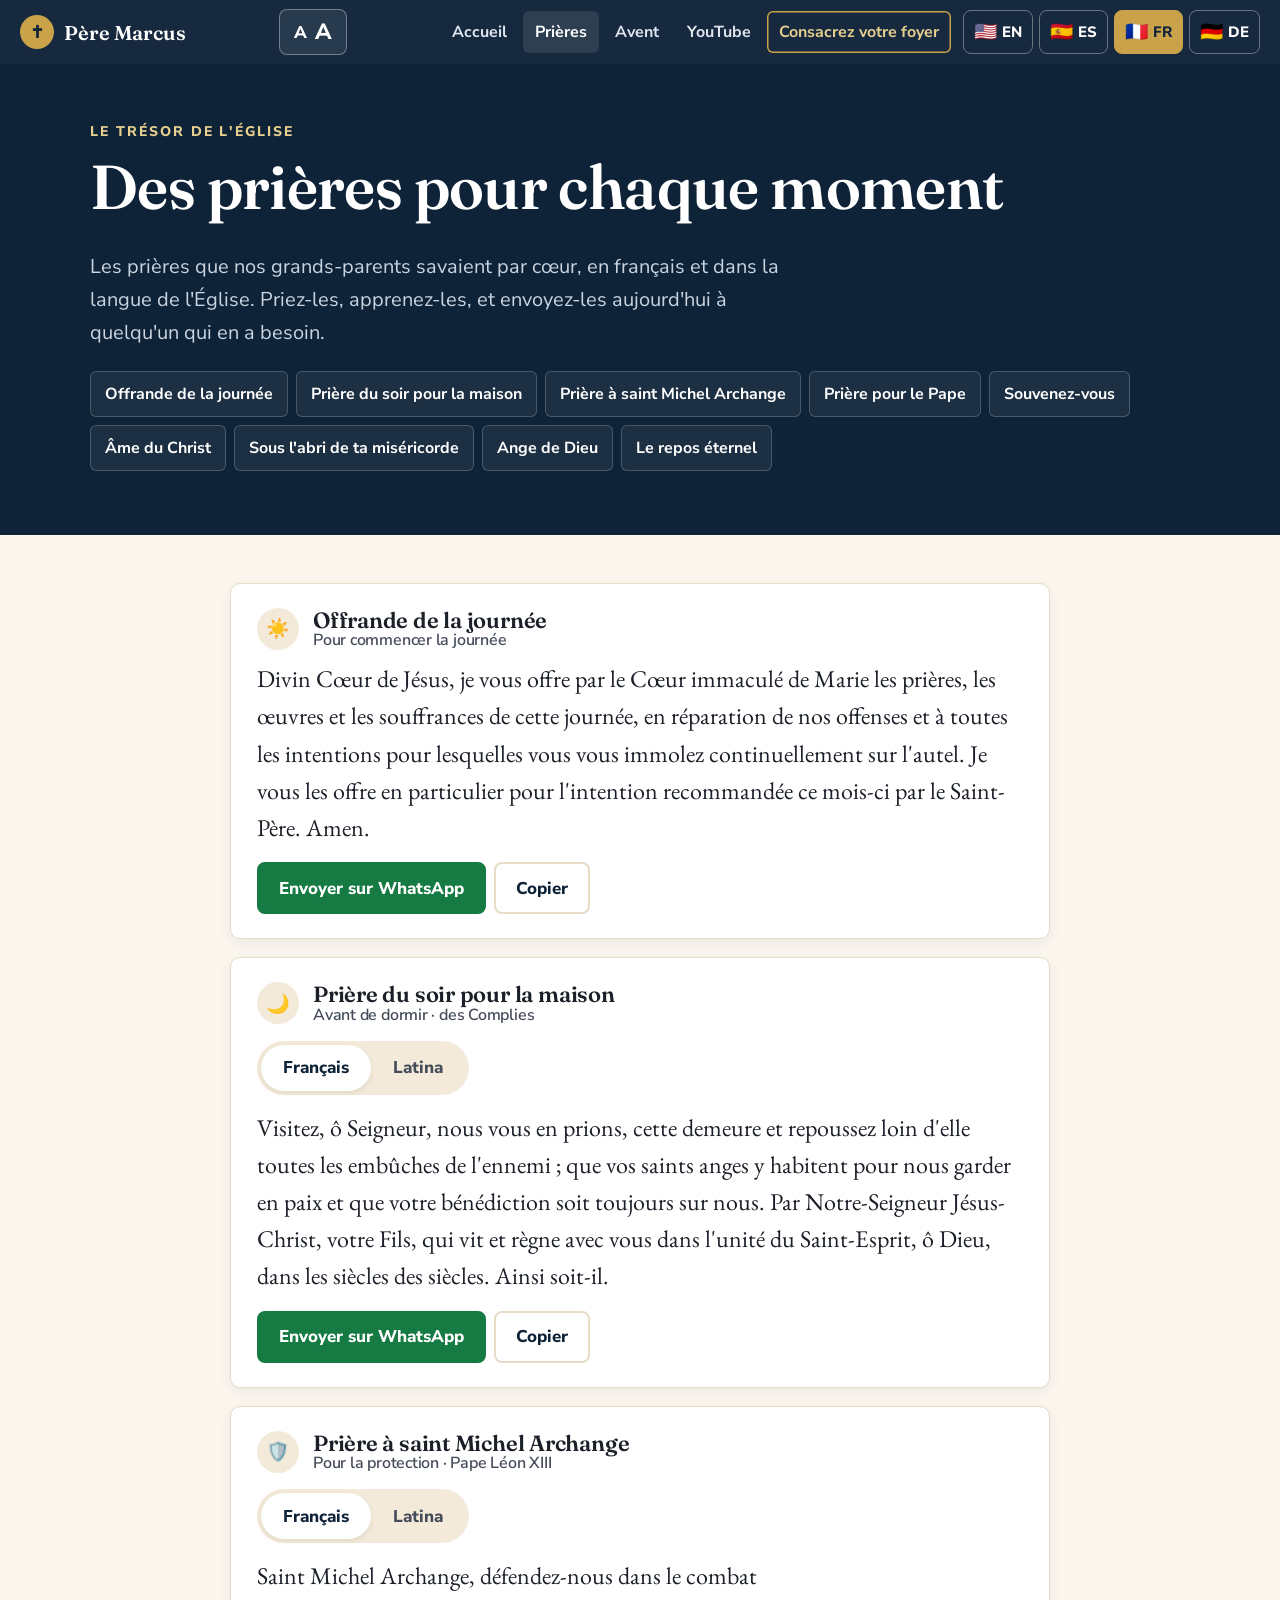
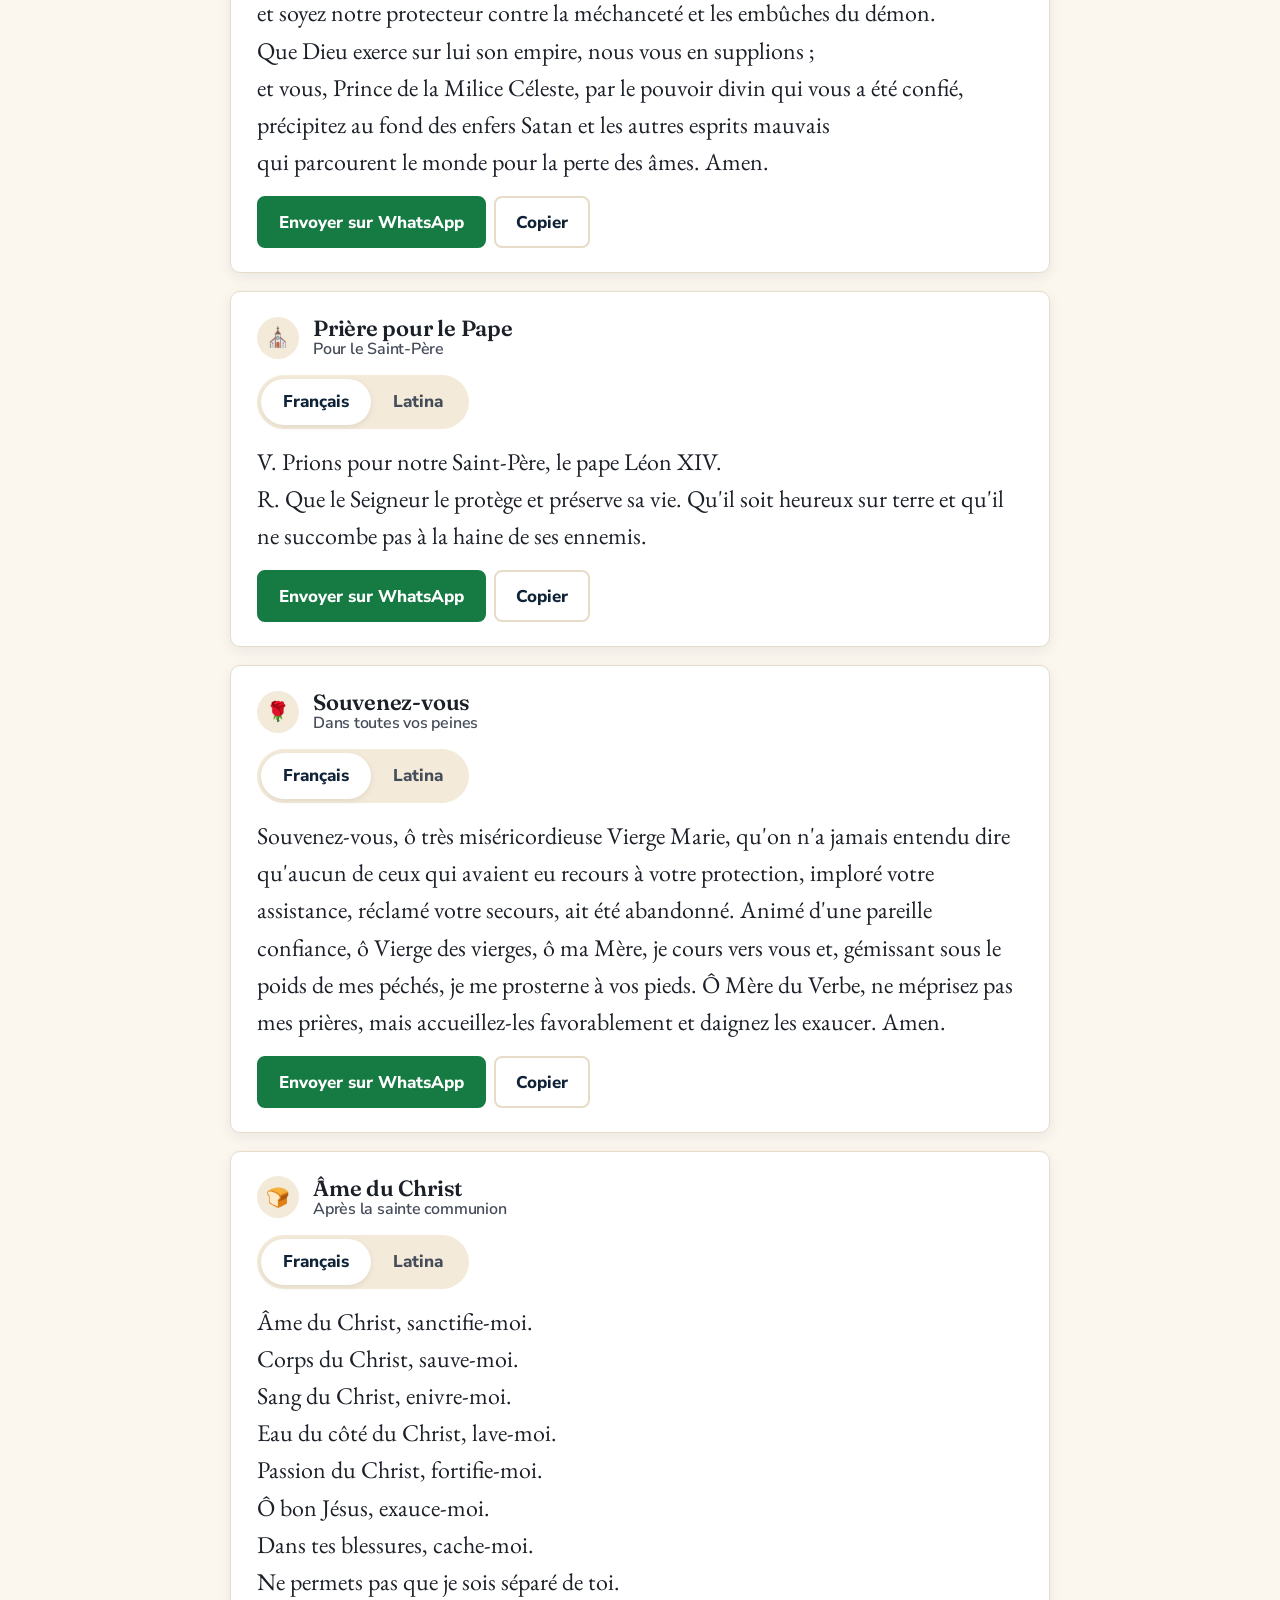
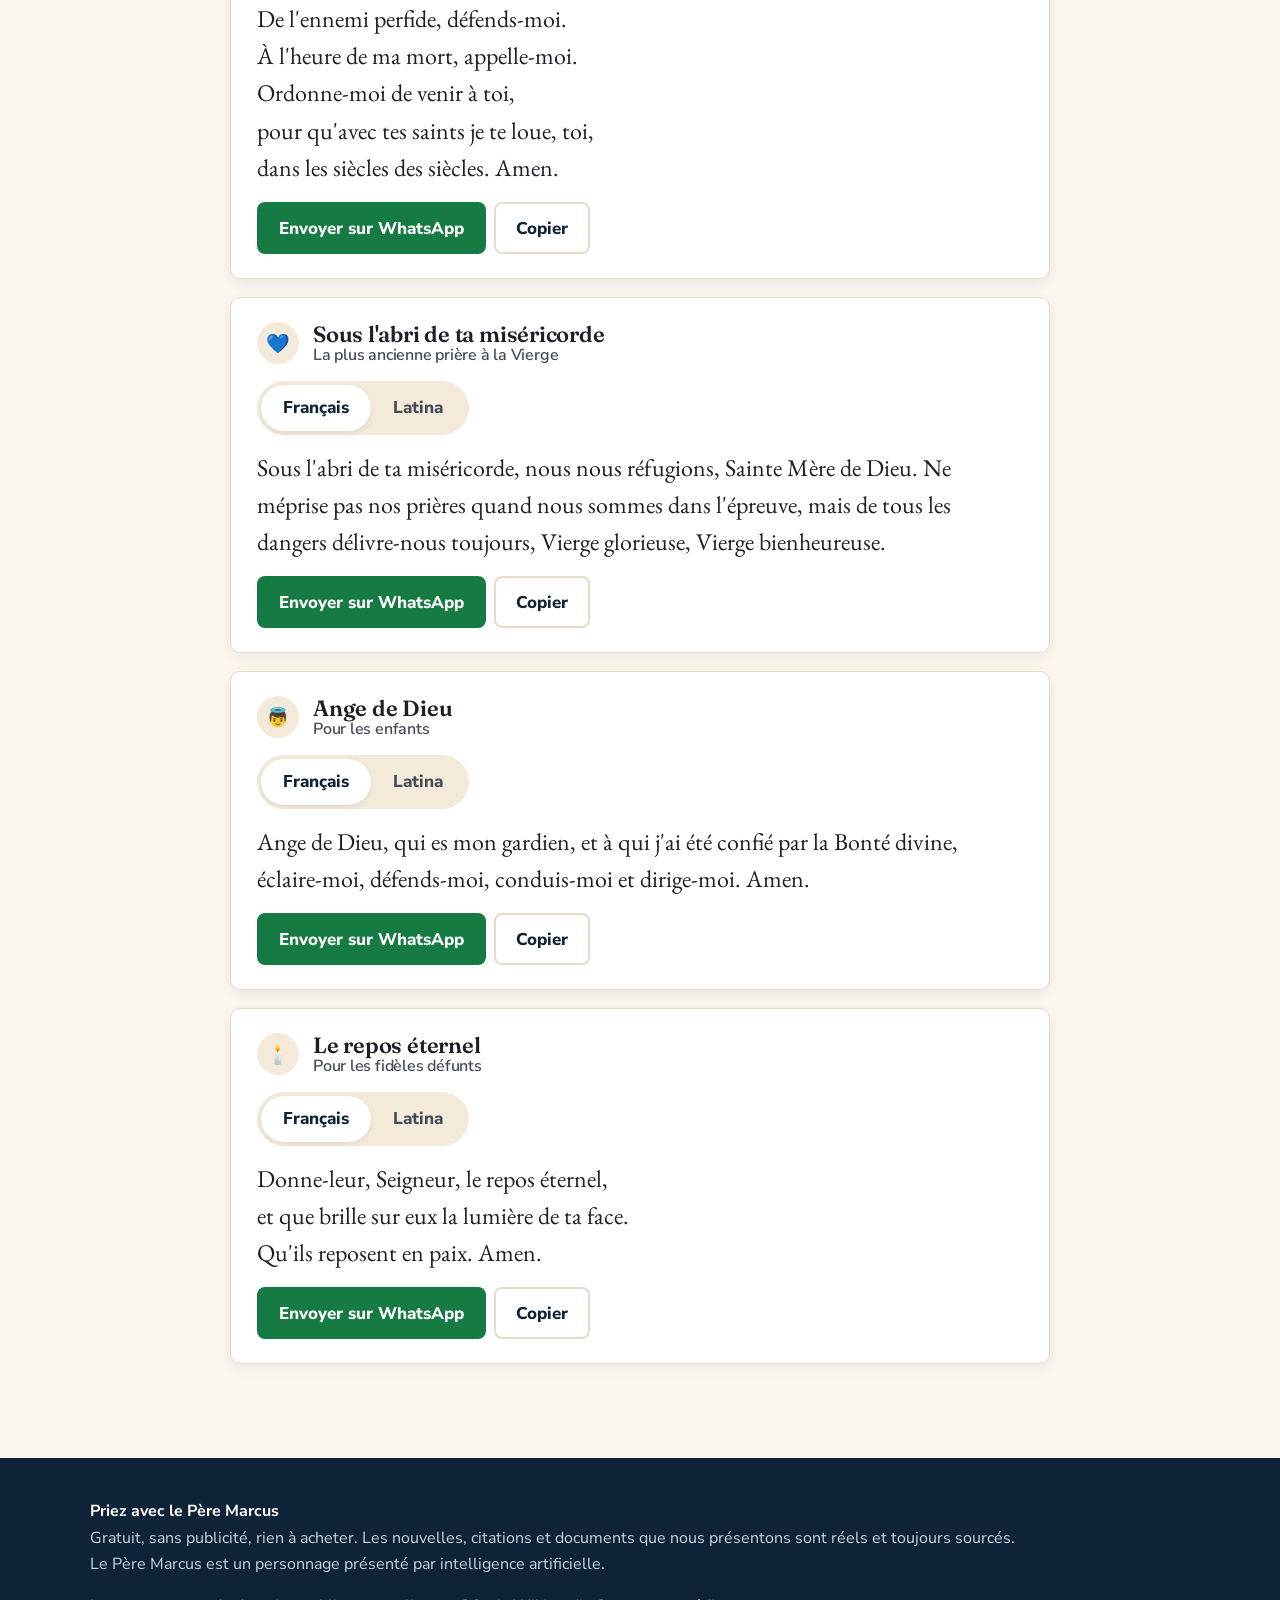
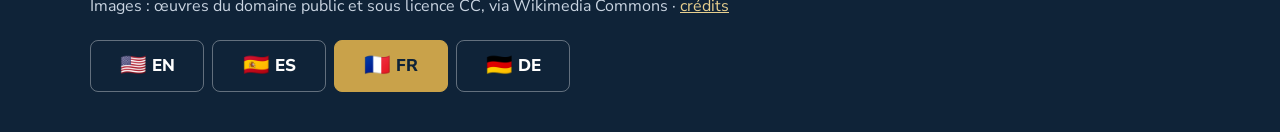
<file: prayers.html>
<!doctype html>
<html lang="en">
<head>
<meta charset="utf-8"><meta name="viewport" content="width=device-width,initial-scale=1">
<title data-i18n="pr.title">Prayers of the Church · Father Marcus</title>
<meta name="description" data-i18n-content="pr.desc" content="The great traditional Catholic prayers in Latin and English: St. Michael, the Memorare, Anima Christi, the prayer for the Pope and more.">
<link rel="preconnect" href="https://fonts.googleapis.com"><link rel="preconnect" href="https://fonts.gstatic.com" crossorigin>
<link href="https://fonts.googleapis.com/css2?family=Fraunces:ital,opsz,wght@0,9..144,500;0,9..144,600;1,9..144,500&family=Nunito+Sans:wght@400;600;700;800&family=EB+Garamond:ital,wght@0,400;1,400&display=swap" rel="stylesheet">
<link rel="stylesheet" href="styles.css">
<script src="i18n.js"></script><script src="site.js"></script><script src="prayers.js"></script>
</head>
<body>
<main>
  <section class="phero"><div class="wrap">
    <div class="kicker" data-i18n="pr.kicker">The treasury of the Church</div>
    <h1 data-i18n="pr.h1">Prayers for every moment</h1>
    <p class="lead" data-i18n="pr.lead">The prayers our grandparents knew by heart, in English and in the language of the Church. Pray them, learn them, and send them to someone who needs them today.</p>
    <div class="chips" id="chips"></div>
  </div></section>
  <section style="padding-top:30px"><div class="wrap" id="list" style="max-width:860px"></div></section>
</main>
<script>
const P = PRAYERS;
document.getElementById("chips").innerHTML = P.map(p => `<a href="#${p.id}">${p.t}</a>`).join("");
document.getElementById("list").innerHTML = P.map((p,i) => `
 <div class="prayer" id="${p.id}">
  <div class="head"><div class="ico">${p.e}</div><h3>${p.t}<small>${p.w}</small></h3></div>
  ${p.la ? `<div class="tabs"><button class="on" onclick="lang(${i},'v',this)">${T("pr.tabV")}</button><button onclick="lang(${i},'la',this)">Latina</button></div>` : ""}
  <p class="ptext" id="t${i}">${p.v}</p>
  <div class="share"><button class="w" onclick="wa(${i})">${T("pr.wa")}</button><button onclick="cp(${i},this)">${T("pr.copy")}</button></div>
 </div>`).join("");
function lang(i,l,b){ const t=document.getElementById("t"+i); t.textContent=P[i][l]; t.className="ptext"+(l==="la"?" la":""); b.parentNode.querySelectorAll("button").forEach(x=>x.classList.remove("on")); b.classList.add("on"); }
function msg(i){ return `${P[i].e} ${P[i].t}\n\n${P[i].v}\n\n🙏 ${location.origin}${location.pathname}${FM.langQuery()}#${P[i].id}`; }
function wa(i){ window.open("https://wa.me/?text="+encodeURIComponent(msg(i)), "_blank"); }
function cp(i,b){ navigator.clipboard.writeText(msg(i)); b.textContent=T("pr.copied"); setTimeout(()=>b.textContent=T("pr.copy"),1500); }
</script>
</body>
</html>
</file>
<file: styles.css>
:root{
  --navy:#0f2338; --navy2:#173553; --ivory:#fbf7ef; --cream:#f3ead9; --ink:#1b1f27; --muted:#454c59;
  --gold:#c9a24a; --gold2:#e7cf8e; --red:#9b2c2c; --line:#e6dcc8; --violet:#4a2c6b;
  --h:"Fraunces",Georgia,serif; --b:"Nunito Sans",system-ui,sans-serif; --p:"EB Garamond",Georgia,serif;
  --r:10px; --shadow:0 4px 14px rgba(15,35,56,.07);
}
*{box-sizing:border-box}
html{scroll-behavior:smooth}
html{-webkit-text-size-adjust:100%;text-size-adjust:100%}
body{margin:0;background:var(--ivory);color:var(--ink);font-family:var(--b);font-size:18px;line-height:1.65}
html.big body{zoom:1.18}
:focus-visible{outline:3px solid var(--gold);outline-offset:3px}
img{max-width:100%;display:block}
a{color:var(--navy2)}
.wrap{max-width:1140px;margin:0 auto;padding:0 20px}
h1,h2,h3{font-family:var(--h);font-weight:600;line-height:1.12;margin:.15em 0 .45em;letter-spacing:-.01em}
h1{font-size:clamp(36px,5.6vw,62px)} h2{font-size:clamp(28px,3.8vw,44px)} h3{font-size:22px}
.kicker{font-size:14px;font-weight:800;letter-spacing:.14em;text-transform:uppercase;color:#8a6a1f}
.hero .kicker,.phero .kicker,.ahero .kicker,.band .kicker{color:var(--gold2)}
.center{text-align:center}
.lead{font-size:20px;color:var(--muted);max-width:60ch}
.center .lead{margin:0 auto}
/* header */
header.top{position:sticky;top:0;z-index:20;background:rgba(15,35,56,.97);backdrop-filter:blur(8px)}
header.top .wrap{display:flex;align-items:center;justify-content:space-between;gap:14px;height:64px;position:relative}
.brand{display:flex;align-items:center;gap:10px;white-space:nowrap;color:#fff;text-decoration:none;font-family:var(--h);font-size:20px;font-weight:600}
.brand .mark{width:34px;height:34px;border-radius:50%;background:var(--gold);color:var(--navy);display:grid;place-items:center;font-size:17px}
nav{display:flex;gap:4px;align-items:center}
nav a{color:#dfe6ef;text-decoration:none;font-weight:700;font-size:16px;padding:8px 12px;border-radius:6px;white-space:nowrap}
nav a:hover,nav a.on{background:rgba(255,255,255,.1);color:#fff}
nav a.cta{background:transparent;color:var(--gold2);box-shadow:inset 0 0 0 1.5px var(--gold)}
.hbtns{display:flex;gap:8px;align-items:center}
.burger,.tsize{display:none;align-items:center;gap:8px;background:rgba(255,255,255,.08);border:1.5px solid rgba(255,255,255,.35);color:#fff;font-family:var(--b);font-weight:800;font-size:17px;min-height:46px;padding:0 14px;border-radius:8px;cursor:pointer}
.tsize{display:inline-flex}
.burger .bars{font-size:22px;line-height:1}
/* buttons */
.btn{display:inline-flex;align-items:center;justify-content:center;gap:8px;font-family:var(--b);font-weight:800;font-size:17px;min-height:54px;padding:13px 24px;border-radius:8px;text-align:center;line-height:1.25;text-decoration:none;border:0;cursor:pointer;transition:transform .15s,box-shadow .15s}
.btn:hover{filter:brightness(.96)}
.btn.gold{background:var(--gold);color:var(--navy)}
.btn.navy{background:var(--navy);color:#fff}
.btn.white{background:#fff;color:var(--navy)}
.btn.line{background:transparent;color:#fff;box-shadow:inset 0 0 0 2px rgba(255,255,255,.7)}
.btn.lineDark{background:#fff;color:var(--navy);box-shadow:inset 0 0 0 2px var(--navy)}
.btn.wa{background:#167a43;color:#fff}
/* hero */
.hero{background:var(--navy);color:#fff;overflow:hidden}
.hero .grid{display:grid;grid-template-columns:1.05fr .95fr;min-height:560px}
.hero .txt{padding:64px 24px 80px 0;display:flex;flex-direction:column;justify-content:center}
.hero h1{color:#fff} .hero h1 em{font-style:italic;color:var(--gold2)}
.hero p{font-size:20px;color:#c9d4e1;max-width:36ch;margin:0}
.hero .acts{display:flex;flex-wrap:wrap;gap:12px;margin:26px 0 20px}
.trust{display:flex;flex-wrap:wrap;gap:0}
.trust span{font-size:16px;color:#aebdcd;white-space:nowrap} .trust span:not(:last-child):after{content:'·';margin:0 10px 0 10px;color:var(--gold)}
.hero .pic{position:relative;min-height:420px}
.hero .pic img{position:absolute;inset:0;width:100%;height:100%;object-fit:cover;object-position:55% 25%}
.hero .pic:before{content:"";position:absolute;inset:0;z-index:1;background:linear-gradient(90deg,var(--navy) 0%,rgba(15,35,56,0) 38%)}
.hero .badge{position:absolute;z-index:2;right:24px;bottom:64px;background:rgba(255,255,255,.96);color:var(--navy);border-radius:14px;padding:10px 16px;font-weight:800;font-size:15px;box-shadow:var(--shadow)}
.hero .badge small{display:block;font-weight:600;color:var(--muted);font-size:13px}
/* quick tiles */
.tiles{display:grid;grid-template-columns:repeat(4,1fr);gap:16px;margin-top:-44px;position:relative;z-index:3}
.tile{background:#fff;border:1px solid var(--line);border-radius:var(--r);padding:16px;box-shadow:var(--shadow);text-decoration:none;color:var(--ink);display:flex;gap:14px;align-items:center;transition:transform .15s}
.tile:hover{border-color:var(--gold)}
.ico{flex:none;width:42px;height:42px;border-radius:50%;display:grid;place-items:center;font-size:19px;background:var(--cream);color:var(--navy);font-family:var(--h)}
.tile b{display:block;font-size:18px;line-height:1.25} .tile span{font-size:16px;color:var(--muted);line-height:1.3}
section{padding:76px 0}
section.cream{background:var(--cream)}
/* prayer grid */
.pgrid{display:grid;grid-template-columns:repeat(4,1fr);gap:16px;margin-top:30px}
.pcard{background:#fff;border:1px solid var(--line);border-radius:var(--r);padding:20px;text-decoration:none;color:var(--ink);transition:transform .15s,box-shadow .15s;display:flex;flex-direction:column;gap:8px}
.pcard:hover{border-color:var(--gold)}
.pcard b{display:block;font-family:var(--h);font-size:20px;font-weight:600;line-height:1.2} .pcard span{font-size:16px;color:var(--muted)}
.more{display:inline-block;margin-top:26px;font-weight:800;color:var(--navy2);text-decoration:none}
/* feature */
.feature{display:grid;grid-template-columns:.9fr 1.1fr;gap:56px;align-items:center}
.feature .stack{position:relative;max-width:420px;margin:0 auto}
.feature canvas{width:100%;height:auto;border-radius:8px;box-shadow:0 30px 60px rgba(15,35,56,.28);transform:rotate(-1deg);background:#fff;display:block}
.feature .tag{display:none}
.checks{list-style:none;padding:0;margin:16px 0 26px}
.checks li{padding:6px 0 6px 36px;position:relative;font-size:18px}
.checks li:before{content:"✓";position:absolute;left:0;top:7px;width:24px;height:24px;border-radius:50%;background:var(--gold);color:var(--navy);display:grid;place-items:center;font-weight:900;font-size:14px}
/* band */
.band{border-radius:var(--r);padding:36px 40px;color:#fff;background:#3b2752;display:flex;align-items:center;justify-content:space-between;gap:24px;flex-wrap:wrap;box-shadow:var(--shadow)}
.band h2{color:#fff;margin:.1em 0} .band p{margin:0;color:#e6dcf0}
.candles{display:none}
/* channel */
.chan{display:grid;grid-template-columns:auto 1fr auto;gap:22px;align-items:center;background:#fff;border:1px solid var(--line);border-radius:var(--r);padding:22px;box-shadow:var(--shadow)}
.chan img{width:104px;height:104px;border-radius:50%;object-fit:cover;object-position:62% 18%;border:3px solid var(--gold)}
.chan .acts{display:flex;gap:10px;flex-wrap:wrap}
/* footer */
footer{background:var(--navy);color:#c9d4e1;padding:40px 0;font-size:16px}
footer .wrap{display:flex;flex-wrap:wrap;justify-content:space-between;gap:16px}
footer a{color:var(--gold2)}
/* page hero (inner pages) */
.phero{background:var(--navy);color:#fff;padding:56px 0 64px}
.phero h1{color:#fff} .phero .lead{color:#c9d4e1}
/* generator */
.gen{display:grid;grid-template-columns:1fr 1fr;gap:32px;align-items:start;margin-top:-36px;position:relative;z-index:2}
.steps{display:grid;gap:14px}
.step{background:#fff;border:1px solid var(--line);border-radius:var(--r);padding:20px;box-shadow:var(--shadow)}
.step h3{display:flex;align-items:center;gap:12px;font-size:20px;margin:0 0 12px}
.num{flex:none;width:32px;height:32px;border-radius:50%;background:var(--navy);color:#fff;display:grid;place-items:center;font-family:var(--b);font-size:15px;font-weight:800}
.step .opt{font-family:var(--b);font-size:15px;color:var(--muted);font-weight:600}
input[type=text]{width:100%;font-family:var(--b);font-size:20px;min-height:58px;padding:14px 16px;color:var(--ink);border:2px solid var(--line);border-radius:12px;background:var(--ivory)}
input[type=text]:focus{outline:none;border-color:var(--gold);background:#fff}
.choices{display:grid;grid-template-columns:repeat(4,1fr);gap:10px}
.choice{border:2px solid var(--line);border-radius:14px;background:#fff;padding:6px 6px 10px;cursor:pointer;text-align:center;font-size:15px;font-weight:800;line-height:1.25;transition:transform .12s}
.choice:hover{transform:translateY(-2px)}
.choice img{width:100%;aspect-ratio:3/4;object-fit:cover;border-radius:10px;margin-bottom:8px}
.choice.on{border-color:var(--gold);box-shadow:0 0 0 3px rgba(201,162,74,.35)}
.preview{position:sticky;top:84px;background:#fff;border-radius:var(--r);padding:18px;box-shadow:var(--shadow)}
.preview canvas{width:100%;height:auto;border-radius:6px;background:#fff}
.dl{display:grid;grid-template-columns:1fr 1fr;gap:10px;margin-top:14px}
.dl .full{grid-column:1/-1}
.note{font-size:16px;color:var(--muted)}
.howto{display:grid;grid-template-columns:repeat(4,1fr);gap:16px;margin-top:24px}
.howto > div{background:#fff;border-radius:var(--r);padding:20px;border:1px solid var(--line)}
.howto .ico{margin-bottom:10px}
.howto b{display:block;margin-bottom:4px}
/* prayers page */
.chips{display:flex;flex-wrap:wrap;gap:8px;margin-top:22px}
.chips a{background:rgba(255,255,255,.06);border:1px solid rgba(255,255,255,.2);border-radius:6px;padding:8px 14px;text-decoration:none;color:#fff;font-weight:700;font-size:16px;min-height:46px;display:inline-flex;align-items:center}
.chips a:hover{background:rgba(255,255,255,.2)}
.prayer{background:#fff;border:1px solid var(--line);border-radius:var(--r);padding:24px 26px;margin:18px 0;scroll-margin-top:90px;box-shadow:var(--shadow)}
.prayer .head{display:flex;gap:14px;align-items:center}
.prayer .head h3{margin:0} .prayer .head small{display:block;color:var(--muted);font-size:16px;font-family:var(--b)}
.tabs{display:inline-flex;background:var(--cream);border-radius:999px;padding:4px;margin:16px 0 4px}
.tabs button{border:0;background:none;font-size:17px;min-height:46px;padding:8px 22px;border-radius:999px;font-family:var(--b);font-weight:800;cursor:pointer;color:var(--muted)}
.tabs button.on{background:#fff;color:var(--navy);box-shadow:0 2px 6px rgba(0,0,0,.08)}
.ptext{font-family:var(--p);font-size:24px;line-height:1.55;margin:10px 0 16px}
.ptext.la{font-style:italic;color:var(--red)}
.share{display:flex;gap:8px;flex-wrap:wrap}
.share button{border:2px solid var(--line);background:#fff;color:var(--navy);border-radius:8px;min-height:52px;padding:10px 20px;font-size:17px;font-family:var(--b);font-weight:800;cursor:pointer}
.share .w{background:#167a43;color:#fff;border-color:#167a43}
/* advent */
.ahero{background:#3b2752;color:#fff;padding:56px 0 64px}
.ahero h1{color:#fff} .ahero .lead{color:#e3d6ef}
.rorate{font-family:var(--p);font-style:italic;font-size:26px;color:var(--gold2);margin:18px 0 0}
.wreath{display:grid;grid-template-columns:repeat(4,1fr);gap:16px;margin:24px 0}
.candle{background:#fff;border-radius:var(--r);padding:22px 14px;text-align:center;border:1px solid var(--line)}
.candle .wax{width:26px;height:90px;margin:34px auto 14px;border-radius:6px;background:linear-gradient(90deg,#3c2357,#6b3f8f,#3c2357);position:relative}
.candle.rose .wax{background:linear-gradient(90deg,#b86a83,#e7a6ba,#b86a83)}
.candle.lit .wax:before{content:"";position:absolute;left:50%;top:-30px;width:16px;height:26px;margin-left:-8px;border-radius:50% 50% 50% 50%/60% 60% 40% 40%;background:radial-gradient(circle at 50% 70%,#fff6c9,#ffc94a 45%,#ff8a1f 75%,transparent 76%);animation:flick 1.6s infinite alternate}
@keyframes flick{from{transform:scale(1) rotate(-2deg)}to{transform:scale(1.08) rotate(2deg)}}
.candle.today{border:2px solid var(--gold);box-shadow:var(--shadow)}
.ant{background:#fff;border:1px solid var(--line);border-radius:var(--r);padding:20px 24px;margin-bottom:14px}
.ant.today{border:2px solid var(--gold);box-shadow:var(--shadow)}
.two{display:grid;grid-template-columns:1fr 1fr;gap:22px}
.la{font-family:var(--p);font-style:italic;color:var(--red);font-size:21px}
.en{font-family:var(--p);font-size:21px}
.pill{display:inline-block;background:var(--gold);color:var(--navy);font-weight:800;font-size:12px;border-radius:999px;padding:3px 10px;margin-left:8px;vertical-align:middle}
/* ===== languages ===== */
html.i18n-wait main{visibility:hidden}
.ptext,.two p{white-space:pre-line}
.langs{display:flex;gap:6px;align-items:center}
.langs.inmenu{order:10;margin-left:8px}
header.top .wrap{max-width:1300px}
nav .langs a.lng,.langs a.lng{display:inline-flex;align-items:center;justify-content:center;gap:5px;min-height:44px;padding:0 10px;border-radius:8px;border:1.5px solid rgba(255,255,255,.35);color:#fff;text-decoration:none;font-family:var(--b);font-weight:800;font-size:15px;line-height:1;white-space:nowrap;background:transparent}
.langs a.lng .flag{font-size:1.25em;line-height:1}
.langs a.lng:hover{background:rgba(255,255,255,.12)}
nav .langs a.lng.on,.langs a.lng.on{background:var(--gold);border-color:var(--gold);color:var(--navy)}
.langs.infoot{flex-basis:100%;display:grid;grid-template-columns:repeat(4,1fr);max-width:480px;margin-top:4px;gap:8px}
.langs.infoot a.lng{min-height:52px;padding:0 6px;font-size:17px}
/* consecration choices: the country's own protector first, large */
.choice.feat{grid-column:1/-1;display:grid;grid-template-columns:34% 1fr;align-items:center;gap:16px;text-align:left;padding:8px 14px 8px 8px;font-size:19px}
.choice.feat img{margin:0;aspect-ratio:4/5}
.choice .cl{display:block;overflow-wrap:break-word}
.cbadge{display:table;background:var(--gold);color:var(--navy);font-size:13px;font-weight:800;border-radius:999px;padding:4px 11px;margin:0 0 8px;letter-spacing:.02em}
.chan.nophoto{grid-template-columns:1fr auto}
/* ===== Phones and tablets (mobile first for older readers) ===== */
.saveHint{display:none}
@media (max-width:900px){
  body{font-size:19px}
  .wrap{padding:0 18px}
  section{padding:52px 0}
  h1{font-size:clamp(36px,9vw,48px)} h2{font-size:clamp(28px,7vw,36px)}
  .lead{font-size:20px}
  header.top{backdrop-filter:none}
  header.top .wrap{height:66px}
  .brand{font-size:19px}
  .burger{display:inline-flex}
  .tsize{padding:0 12px}
  nav{display:none;position:absolute;top:66px;left:0;right:0;background:var(--navy);flex-direction:column;align-items:stretch;padding:6px 18px 18px;box-shadow:0 14px 30px rgba(0,0,0,.25)}
  nav.open{display:flex}
  nav a{font-size:21px;padding:16px 8px;border-radius:0;border-bottom:1px solid rgba(255,255,255,.14)}
  nav a.cta{margin-top:12px;border-radius:8px;text-align:center;border-bottom:0}
  .hero .grid,.feature,.gen,.two{grid-template-columns:1fr}
  .hero .txt{padding:34px 0 22px}
  .hero p{font-size:20px;max-width:none}
  .hero .acts{flex-direction:column;gap:12px}
  .hero .acts .btn{width:100%;font-size:19px;min-height:60px}
  .hero .pic{min-height:340px;margin:0 -18px}
  .hero .pic:before{background:linear-gradient(180deg,var(--navy) 0%,rgba(15,35,56,0) 30%)}
  .hero .badge{right:18px;bottom:52px;font-size:16px}
  .tiles,.pgrid,.howto{grid-template-columns:repeat(2,1fr)}
  .tiles{margin-top:-30px}
  .wreath{grid-template-columns:repeat(2,1fr)}
  .feature{gap:30px} .feature .stack{order:2;max-width:340px}
  .feature .btn,.band .btn{width:100%}
  .chan{grid-template-columns:1fr;text-align:center}
  .chan img{margin:0 auto} .chan .acts{flex-direction:column} .chan .acts .btn{width:100%}
  .band{padding:28px 22px}
  /* consecration generator: show the card right after the choices */
  .gen{display:flex;flex-direction:column;align-items:stretch;gap:14px;margin-top:-24px}
  .steps{display:contents}
  .step:nth-child(1){order:1} .step:nth-child(2){order:2} .step:nth-child(3){order:3}
  .preview{order:4;position:static;padding:12px}
  .step:nth-child(4){order:5}
  .choice{font-size:16px;padding:6px 6px 12px}
  .dl{grid-template-columns:1fr}
  .dl .btn{width:100%;font-size:19px;min-height:60px}
  #print{display:none}
  .saveHint{display:block;margin:10px 0 0}
  .prayer{padding:22px 18px}
  .share{flex-direction:column}
  .share button{width:100%;font-size:18px;min-height:56px}
  .tabs{display:flex} .tabs button{flex:1}
  .ant{padding:20px 18px}
  .rorate{font-size:24px}
  footer .wrap{flex-direction:column}
}
/* between tablet and wide screens the menu (with the language buttons) folds into the "Menu" button, as on phones */
@media (max-width:1180px) and (min-width:901px){
  .burger{display:inline-flex}
  nav{display:none;position:absolute;top:64px;left:auto;right:20px;width:380px;background:var(--navy);flex-direction:column;align-items:stretch;padding:6px 18px 18px;box-shadow:0 14px 30px rgba(0,0,0,.25);border-radius:0 0 10px 10px}
  nav.open{display:flex}
  nav a{font-size:19px;padding:14px 8px;border-radius:0;border-bottom:1px solid rgba(255,255,255,.14)}
  nav a.cta{margin-top:12px;border-radius:8px;text-align:center;border-bottom:0}
  .langs.inmenu{order:-1;display:grid;grid-template-columns:repeat(4,1fr);gap:8px;margin:8px 0 10px;padding-bottom:14px;border-bottom:1px solid rgba(255,255,255,.14)}
  .langs.inmenu:before{content:attr(aria-label);grid-column:1/-1;color:#aebdcd;font-size:16px;font-weight:700}
  nav .langs a.lng{flex-direction:column;gap:4px;min-height:60px;padding:6px 4px;font-size:17px;border-bottom:1.5px solid rgba(255,255,255,.35);border-radius:10px}
  nav .langs a.lng .flag{font-size:24px}
}
@media (max-width:900px){
  .langs.inmenu{order:-1;display:grid;grid-template-columns:repeat(4,1fr);gap:8px;margin:8px 0 10px;padding-bottom:14px;border-bottom:1px solid rgba(255,255,255,.14)}
  .langs.inmenu:before{content:attr(aria-label);grid-column:1/-1;color:#aebdcd;font-size:16px;font-weight:700}
  nav .langs a.lng{flex-direction:column;gap:4px;min-height:64px;padding:6px 4px;font-size:18px;border-bottom:1.5px solid rgba(255,255,255,.35);border-radius:10px}
  nav .langs a.lng .flag{font-size:26px}
  .chan.nophoto{grid-template-columns:1fr}
  .choice.feat{font-size:18px}
}
@media (max-width:600px){
  .tiles,.pgrid,.howto{grid-template-columns:1fr}
  .tiles{gap:12px}
  .tile{padding:18px;min-height:76px}
  .pgrid{gap:12px}
  .pcard{flex-direction:row;align-items:center;gap:14px;padding:16px 18px;min-height:76px}
  .pcard b{font-size:20px} .pcard span{display:block}
  .howto > div{display:grid;grid-template-columns:42px 1fr;gap:4px 14px;align-items:start}
  .howto .ico{grid-row:span 2;margin:0}
  .choices{grid-template-columns:repeat(2,1fr);gap:12px}
  .candle{padding:18px 10px}
}
@media (max-width:420px){ header.top .wrap{gap:8px} .brand{font-size:18px;gap:8px} .brand .mark{width:30px;height:30px;font-size:15px} .tsize{padding:0 9px} .burger{padding:0 11px;gap:6px} .hbtns{gap:6px} }
@media (max-width:350px){ .tsize{display:none} }
</file>
